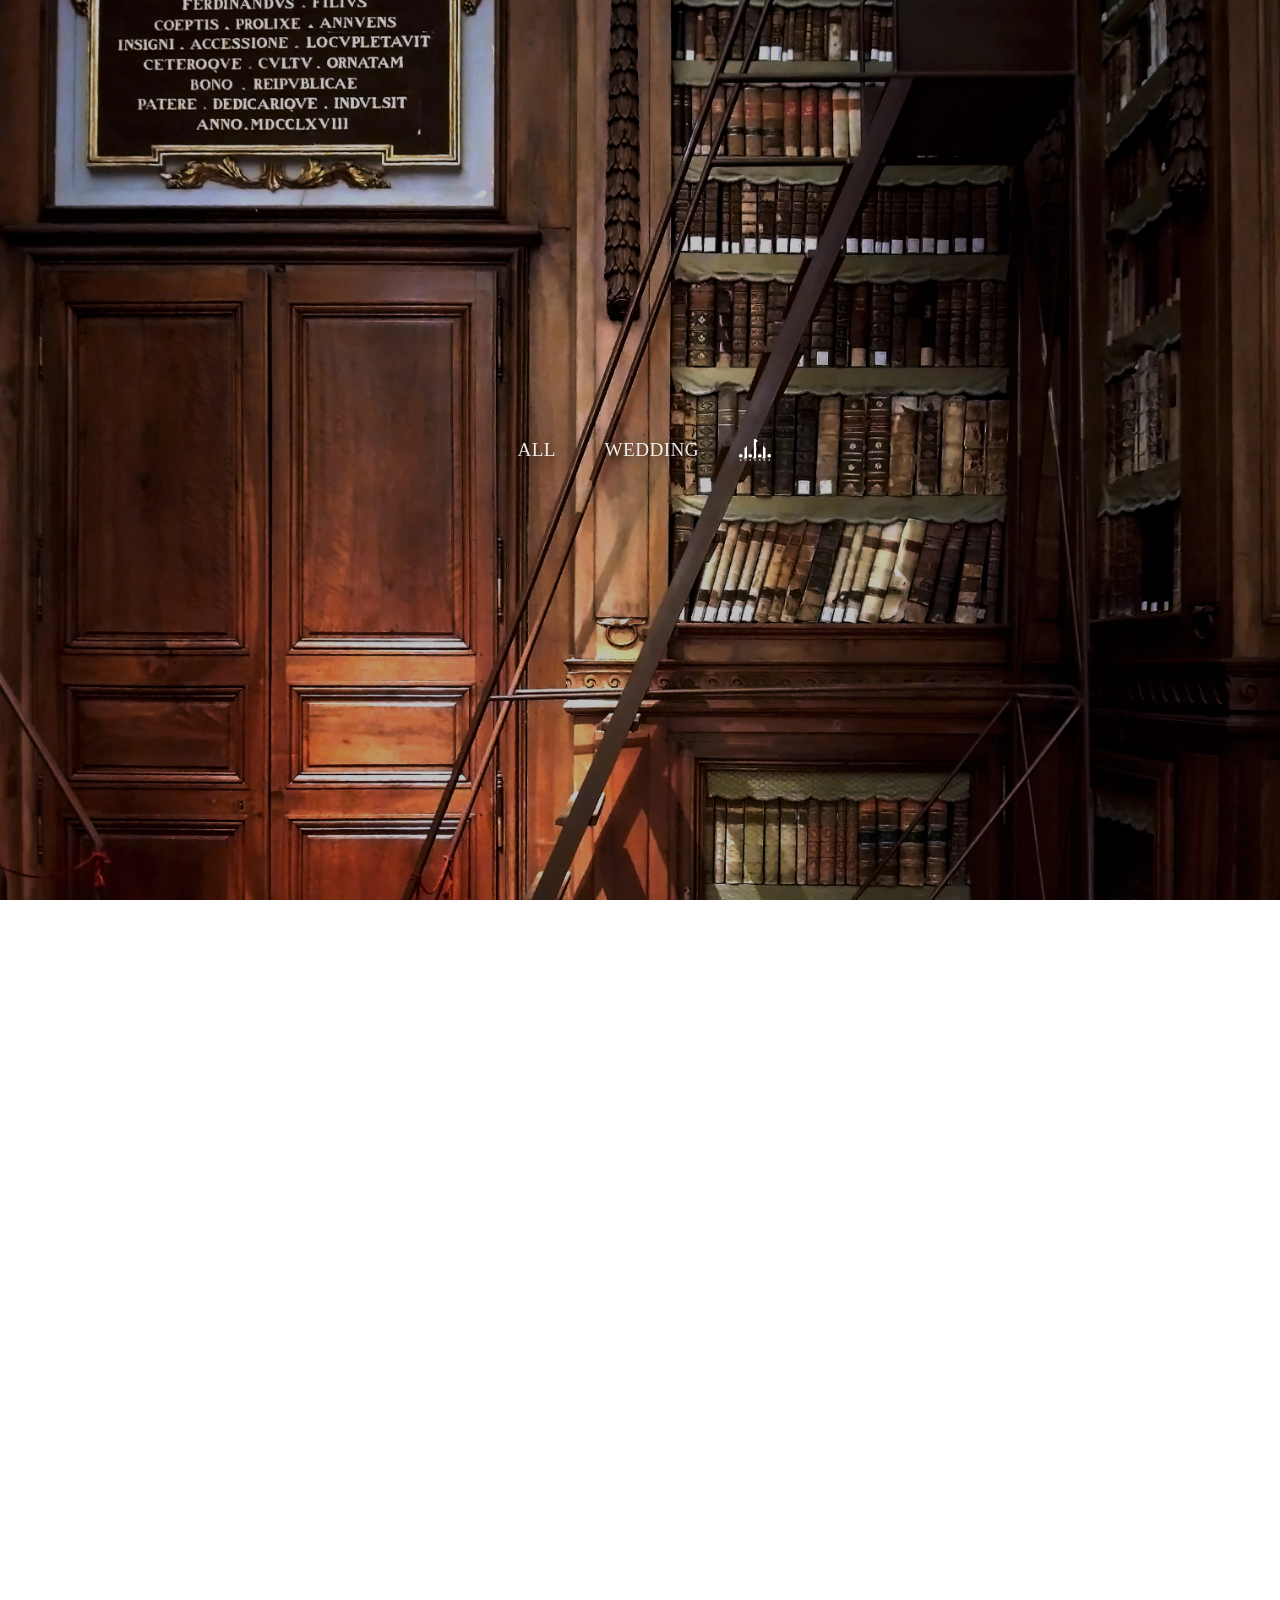
<file: pages/archive.html>
<!DOCTYPE html>
<html lang="en">
<head>
  <meta charset="UTF-8">
  <meta name="viewport" content="width=device-width, initial-scale=1" />
  <title>Archive - Studio AKASAKA</title>
  <link rel="stylesheet" href="../css/style.css">
  <link rel="stylesheet" href="../css/archive.css">
  <link rel="icon" type="image/png" href="/favicon-32.png" sizes="32x32">
  <link rel="apple-touch-icon" href="/apple-touch-icon.png">
</head>
<body>
  <!-- カーテン演出 -->
  <div class="curtain-overlay">
  <div class="curtain-panel left"></div>
  <div class="curtain-panel right"></div>
</div>
  <div class="bg-image"></div>
  <!-- ターゲット型メニュー -->
  <nav class="archive-menu">
  <a href="#" class="menu-item is-default" data-category="all">ALL</a>
  <a href="#" class="menu-item" data-category="wedding">WEDDING</a>  

  <a class="menu-item back-home" href="../index.html" aria-label="Back to Home">
      <img src="../images/home/centerlogo.png" alt="" class="back-icon">
    </a>
</nav>


   <div class="grid-area works-typo" data-content-scroll>

    <div class="grid">
  <!-- img[src="../images/archive/berlin/b0$@10.jpg" alt="oneoff"data-category="oneoff"]* -->
   <!-- img[src="../images/archive/IP/ip0$@10.jpg" alt="oneoff"data-category="oneoff"]*-->
  
     <!-- img[src="../images/archive/other/other0$@10.jpg" alt="oneoff"data-category="oneoff"]*-->
        <!-- img[src="../images/archive/BJ/bj0$@10.jpg" alt="oneoff"data-category="oneoff"]*-->
         <!-- img[src="../images/archive/wedding/wedding0$@10.jpg" alt="wedingrings"data-category="wedding"]*-->

     
        <img src="../images/archive/berlin/b010.jpg" alt="oneoff" data-category="oneoff"><img src="../images/archive/berlin/b011.jpg" alt="oneoff" data-category="oneoff"><img src="../images/archive/berlin/b012.jpg" alt="oneoff" data-category="oneoff"><img src="../images/archive/berlin/b013.jpg" alt="oneoff" data-category="oneoff"><img src="../images/archive/berlin/b014.jpg" alt="oneoff" data-category="oneoff"><img src="../images/archive/berlin/b015.jpg" alt="oneoff" data-category="oneoff"><img src="../images/archive/berlin/b016.jpg" alt="oneoff" data-category="oneoff"><img src="../images/archive/berlin/b017.jpg" alt="oneoff" data-category="oneoff"><img src="../images/archive/berlin/b018.jpg" alt="oneoff" data-category="oneoff"><img src="../images/archive/berlin/b019.jpg" alt="oneoff" data-category="oneoff"><img src="../images/archive/berlin/b020.jpg" alt="oneoff" data-category="oneoff"><img src="../images/archive/berlin/b021.jpg" alt="oneoff" data-category="oneoff"><img src="../images/archive/berlin/b022.jpg" alt="oneoff" data-category="oneoff"><img src="../images/archive/berlin/b023.jpg" alt="oneoff" data-category="oneoff"><img src="../images/archive/berlin/b024.JPG" alt="oneoff" data-category="oneoff"><img src="../images/archive/berlin/b025.JPG" alt="oneoff" data-category="oneoff"><img src="../images/archive/berlin/b026.jpg" alt="oneoff" data-category="oneoff"><img src="../images/archive/berlin/b027.JPG" alt="oneoff" data-category="oneoff"><img src="../images/archive/berlin/b028.jpg" alt="oneoff" data-category="oneoff"><img src="../images/archive/berlin/b029.JPG" alt="oneoff" data-category="oneoff"><img src="../images/archive/berlin/b030.jpg" alt="oneoff" data-category="oneoff"><img src="../images/archive/berlin/b031.JPG" alt="oneoff" data-category="oneoff"><img src="../images/archive/berlin/b032.JPG" alt="oneoff" data-category="oneoff"><img src="../images/archive/berlin/b033.JPG" alt="oneoff" data-category="oneoff"><img src="../images/archive/berlin/b034.jpg" alt="oneoff" data-category="oneoff"><img src="../images/archive/berlin/b035.jpg" alt="oneoff" data-category="oneoff"><img src="../images/archive/berlin/b036.jpg" alt="oneoff" data-category="oneoff"><img src="../images/archive/berlin/b037.jpg" alt="oneoff" data-category="oneoff"><img src="../images/archive/berlin/b038.jpg" alt="oneoff" data-category="oneoff"><img src="../images/archive/berlin/b039.JPG" alt="oneoff" data-category="oneoff"><img src="../images/archive/berlin/b040.JPG" alt="oneoff" data-category="oneoff"><img src="../images/archive/berlin/b041.jpg" alt="oneoff" data-category="oneoff">
     
        <img src="../images/archive/IP/ip010.jpg" alt="oneoff" data-category="oneoff"><img src="../images/archive/IP/ip011.jpg" alt="oneoff" data-category="oneoff"><img src="../images/archive/IP/ip012.JPG" alt="oneoff" data-category="oneoff"><img src="../images/archive/IP/ip013.JPG" alt="oneoff" data-category="oneoff"><img src="../images/archive/IP/ip014.jpg" alt="oneoff" data-category="oneoff"><img src="../images/archive/IP/ip015.jpg" alt="oneoff" data-category="oneoff"><img src="../images/archive/IP/ip016.jpg" alt="oneoff" data-category="oneoff"><img src="../images/archive/IP/ip017.JPG" alt="oneoff" data-category="oneoff"><img src="../images/archive/IP/ip018.jpg" alt="oneoff" data-category="oneoff"><img src="../images/archive/IP/ip019.jpg" alt="oneoff" data-category="oneoff"><img src="../images/archive/IP/ip020.jpg" alt="oneoff" data-category="oneoff"><img src="../images/archive/IP/ip021.JPG" alt="oneoff" data-category="oneoff"><img src="../images/archive/IP/ip022.JPG" alt="oneoff" data-category="oneoff"><img src="../images/archive/IP/ip023.jpg" alt="oneoff" data-category="oneoff"><img src="../images/archive/IP/ip024.jpg" alt="oneoff" data-category="oneoff"><img src="../images/archive/IP/ip025.jpg" alt="oneoff" data-category="oneoff"><img src="../images/archive/IP/ip026.jpg" alt="oneoff" data-category="oneoff"><img src="../images/archive/IP/ip027.jpg" alt="oneoff" data-category="oneoff"><img src="../images/archive/IP/ip028.jpg" alt="oneoff" data-category="oneoff"><img src="../images/archive/IP/ip029.jpg" alt="oneoff" data-category="oneoff"><img src="../images/archive/IP/ip030.jpg" alt="oneoff" data-category="oneoff"><img src="../images/archive/IP/ip031.jpg" alt="oneoff" data-category="oneoff"><img src="../images/archive/IP/ip032.jpg" alt="oneoff" data-category="oneoff"><img src="../images/archive/IP/ip033.jpg" alt="oneoff" data-category="oneoff"><img src="../images/archive/IP/ip034.JPG" alt="oneoff" data-category="oneoff"><img src="../images/archive/IP/ip035.jpg" alt="oneoff" data-category="oneoff"><img src="../images/archive/IP/ip036.jpg" alt="oneoff" data-category="oneoff"><img src="../images/archive/IP/ip037.jpg" alt="oneoff" data-category="oneoff"><img src="../images/archive/IP/ip038.jpg" alt="oneoff" data-category="oneoff">
    
        <img src="../images/archive/other/other010.jpg" alt="oneoff" data-category="oneoff"><img src="../images/archive/other/other011.jpg" alt="oneoff" data-category="oneoff"><img src="../images/archive/other/other012.jpg" alt="oneoff" data-category="oneoff"><img src="../images/archive/other/other013.jpg" alt="oneoff" data-category="oneoff"><img src="../images/archive/other/other014.jpg" alt="oneoff" data-category="oneoff"><img src="../images/archive/other/other015.JPG" alt="oneoff" data-category="oneoff"><img src="../images/archive/other/other016.JPG" alt="oneoff" data-category="oneoff"><img src="../images/archive/other/other017.JPG" alt="oneoff" data-category="oneoff"><img src="../images/archive/other/other018.JPG" alt="oneoff" data-category="oneoff"><img src="../images/archive/other/other019.JPG" alt="oneoff" data-category="oneoff"><img src="../images/archive/other/other020.JPG" alt="oneoff" data-category="oneoff"><img src="../images/archive/other/other021.JPG" alt="oneoff" data-category="oneoff"><img src="../images/archive/other/other022.JPG" alt="oneoff" data-category="oneoff"><img src="../images/archive/other/other023.JPG" alt="oneoff" data-category="oneoff"><img src="../images/archive/other/other024.JPG" alt="oneoff" data-category="oneoff"><img src="../images/archive/other/other025.JPG" alt="oneoff" data-category="oneoff"><img src="../images/archive/other/other026.JPG" alt="oneoff" data-category="oneoff"><img src="../images/archive/other/other027.JPG" alt="oneoff" data-category="oneoff"><img src="../images/archive/other/other028.jpg" alt="oneoff" data-category="oneoff"><img src="../images/archive/other/other029.JPG" alt="oneoff" data-category="oneoff"><img src="../images/archive/other/other030.JPG" alt="oneoff" data-category="oneoff"><img src="../images/archive/other/other031.jpg" alt="oneoff" data-category="oneoff"><img src="../images/archive/other/other032.JPG" alt="oneoff" data-category="oneoff"><img src="../images/archive/other/other033.JPG" alt="oneoff" data-category="oneoff"><img src="../images/archive/other/other034.JPG" alt="oneoff" data-category="oneoff"><img src="../images/archive/other/other035.JPG" alt="oneoff" data-category="oneoff"><img src="../images/archive/other/other036.JPG" alt="oneoff" data-category="oneoff"><img src="../images/archive/other/other037.JPG" alt="oneoff" data-category="oneoff"><img src="../images/archive/other/other038.JPG" alt="oneoff" data-category="oneoff"><img src="../images/archive/other/other039.JPG" alt="oneoff" data-category="oneoff"><img src="../images/archive/other/other040.JPG" alt="oneoff" data-category="oneoff"><img src="../images/archive/other/other041.JPG" alt="oneoff" data-category="oneoff"><img src="../images/archive/other/other042.JPG" alt="oneoff" data-category="oneoff"><img src="../images/archive/other/other043.JPG" alt="oneoff" data-category="oneoff"><img src="../images/archive/other/other044.JPG" alt="oneoff" data-category="oneoff"><img src="../images/archive/other/other045.JPG" alt="oneoff" data-category="oneoff"><img src="../images/archive/other/other046.JPG" alt="oneoff" data-category="oneoff"><img src="../images/archive/other/other047.JPG" alt="oneoff" data-category="oneoff"><img src="../images/archive/other/other048.JPG" alt="oneoff" data-category="oneoff"><img src="../images/archive/other/other049.JPG" alt="oneoff" data-category="oneoff"><img src="../images/archive/other/other050.JPG" alt="oneoff" data-category="oneoff"><img src="../images/archive/other/other051.JPG" alt="oneoff" data-category="oneoff">
    
        <img src="../images/archive/BJ/bj010.JPG" alt="oneoff" data-category="oneoff"><img src="../images/archive/BJ/bj011.JPG" alt="oneoff" data-category="oneoff"><img src="../images/archive/BJ/bj012.JPG" alt="oneoff" data-category="oneoff"><img src="../images/archive/BJ/bj013.JPG" alt="oneoff" data-category="oneoff"><img src="../images/archive/BJ/bj014.JPG" alt="oneoff" data-category="oneoff"><img src="../images/archive/BJ/bj015.JPG" alt="oneoff" data-category="oneoff"><img src="../images/archive/BJ/bj016.JPG" alt="oneoff" data-category="oneoff"><img src="../images/archive/BJ/bj017.JPG" alt="oneoff" data-category="oneoff"><img src="../images/archive/BJ/bj018.JPG" alt="oneoff" data-category="oneoff"><img src="../images/archive/BJ/bj019.JPG" alt="oneoff" data-category="oneoff"><img src="../images/archive/BJ/bj020.JPG" alt="oneoff" data-category="oneoff"><img src="../images/archive/BJ/bj021.JPG" alt="oneoff" data-category="oneoff"><img src="../images/archive/BJ/bj022.JPG" alt="oneoff" data-category="oneoff"><img src="../images/archive/BJ/bj023.JPG" alt="oneoff" data-category="oneoff"><img src="../images/archive/BJ/bj024.JPG" alt="oneoff" data-category="oneoff"><img src="../images/archive/BJ/bj025.JPG" alt="oneoff" data-category="oneoff"><img src="../images/archive/BJ/bj026.JPG" alt="oneoff" data-category="oneoff"><img src="../images/archive/BJ/bj027.JPG" alt="oneoff" data-category="oneoff"><img src="../images/archive/BJ/bj028.JPG" alt="oneoff" data-category="oneoff"><img src="../images/archive/BJ/bj029.JPG" alt="oneoff" data-category="oneoff"><img src="../images/archive/BJ/bj030.JPG" alt="oneoff" data-category="oneoff"><img src="../images/archive/BJ/bj031.JPG" alt="oneoff" data-category="oneoff"><img src="../images/archive/BJ/bj032.JPG" alt="oneoff" data-category="oneoff"><img src="../images/archive/BJ/bj033.JPG" alt="oneoff" data-category="oneoff"><img src="../images/archive/BJ/bj034.JPG" alt="oneoff" data-category="oneoff"><img src="../images/archive/BJ/bj035.JPG" alt="oneoff" data-category="oneoff">
  
        <img src="../images/archive/wedding/wedding010.jpg" alt="wedingrings" data-category="wedding"><img src="../images/archive/wedding/wedding011.jpg" alt="wedingrings" data-category="wedding"><img src="../images/archive/wedding/wedding012.jpg" alt="wedingrings" data-category="wedding"><img src="../images/archive/wedding/wedding013.jpg" alt="wedingrings" data-category="wedding"><img src="../images/archive/wedding/wedding014.jpg" alt="wedingrings" data-category="wedding"><img src="../images/archive/wedding/wedding015.JPG" alt="wedingrings" data-category="wedding"><img src="../images/archive/wedding/wedding016.JPG" alt="wedingrings" data-category="wedding"><img src="../images/archive/wedding/wedding017.JPG" alt="wedingrings" data-category="wedding"><img src="../images/archive/wedding/wedding018.JPG" alt="wedingrings" data-category="wedding"><img src="../images/archive/wedding/wedding019.JPG" alt="wedingrings" data-category="wedding"><img src="../images/archive/wedding/wedding020.JPG" alt="wedingrings" data-category="wedding"><img src="../images/archive/wedding/wedding021.JPG" alt="wedingrings" data-category="wedding"><img src="../images/archive/wedding/wedding022.JPG" alt="wedingrings" data-category="wedding"><img src="../images/archive/wedding/wedding023.JPG" alt="wedingrings" data-category="wedding"><img src="../images/archive/wedding/wedding024.JPG" alt="wedingrings" data-category="wedding"><img src="../images/archive/wedding/wedding025.JPG" alt="wedingrings" data-category="wedding"><img src="../images/archive/wedding/wedding026.JPG" alt="wedingrings" data-category="wedding"><img src="../images/archive/wedding/wedding027.JPG" alt="wedingrings" data-category="wedding"><img src="../images/archive/wedding/wedding028.JPG" alt="wedingrings" data-category="wedding"><img src="../images/archive/wedding/wedding029.jpg" alt="wedingrings" data-category="wedding"><img src="../images/archive/wedding/wedding030.JPG" alt="wedingrings" data-category="wedding"><img src="../images/archive/wedding/wedding031.jpg" alt="wedingrings" data-category="wedding"><img src="../images/archive/wedding/wedding032.JPG" alt="wedingrings" data-category="wedding"><img src="../images/archive/wedding/wedding033.JPG" alt="wedingrings" data-category="wedding"><img src="../images/archive/wedding/wedding034.jpg" alt="wedingrings" data-category="wedding"><img src="../images/archive/wedding/wedding035.jpg" alt="wedingrings" data-category="wedding"><img src="../images/archive/wedding/wedding036.jpg" alt="wedingrings" data-category="wedding"><img src="../images/archive/wedding/wedding037.jpg" alt="wedingrings" data-category="wedding"><img src="../images/archive/wedding/wedding038.JPG" alt="wedingrings" data-category="wedding"><img src="../images/archive/wedding/wedding039.JPG" alt="wedingrings" data-category="wedding"><img src="../images/archive/wedding/wedding040.JPG" alt="wedingrings" data-category="wedding"><img src="../images/archive/wedding/wedding041.JPG" alt="wedingrings" data-category="wedding"><img src="../images/archive/wedding/wedding042.JPG" alt="wedingrings" data-category="wedding"><img src="../images/archive/wedding/wedding043.jpg" alt="wedingrings" data-category="wedding"><img src="../images/archive/wedding/wedding044.jpg" alt="wedingrings" data-category="wedding">
    <!--  <img src="../images/archive/sample3.webp" alt="" data-index="">
  <img src="../images/archive/sample1.webp" alt="" data-category="wedding">
  <img src="../images/archive/sample2.webp" alt="" data-category="art">
  <img src="../images/archive/sample3.webp" alt="" data-category="art">
  <img src="../images/archive/sample4.webp" alt="" data-category="oneoff"> -->
  <p></p>
  <p></p>
<p>Some of the pieces shown in the archive include jewelry I created while I was working in other studios.
If there are any concerns regarding the use of these photographs, please feel free to contact me.</p>
</div>

  <!-- ... -->
    <footer class="site-footer">
  <p class="site-copyright">
    © <span id="year"></span> Studio AKASAKA
  </p>
</footer>

<script>
  // 年号を自動更新（任意）
  document.getElementById('year').textContent = new Date().getFullYear();
</script>
</div>

  </div>
<script src="../js/ui-common.js"></script>
<script src="../js/archive.js"></script>



</body>

</html>
</file>
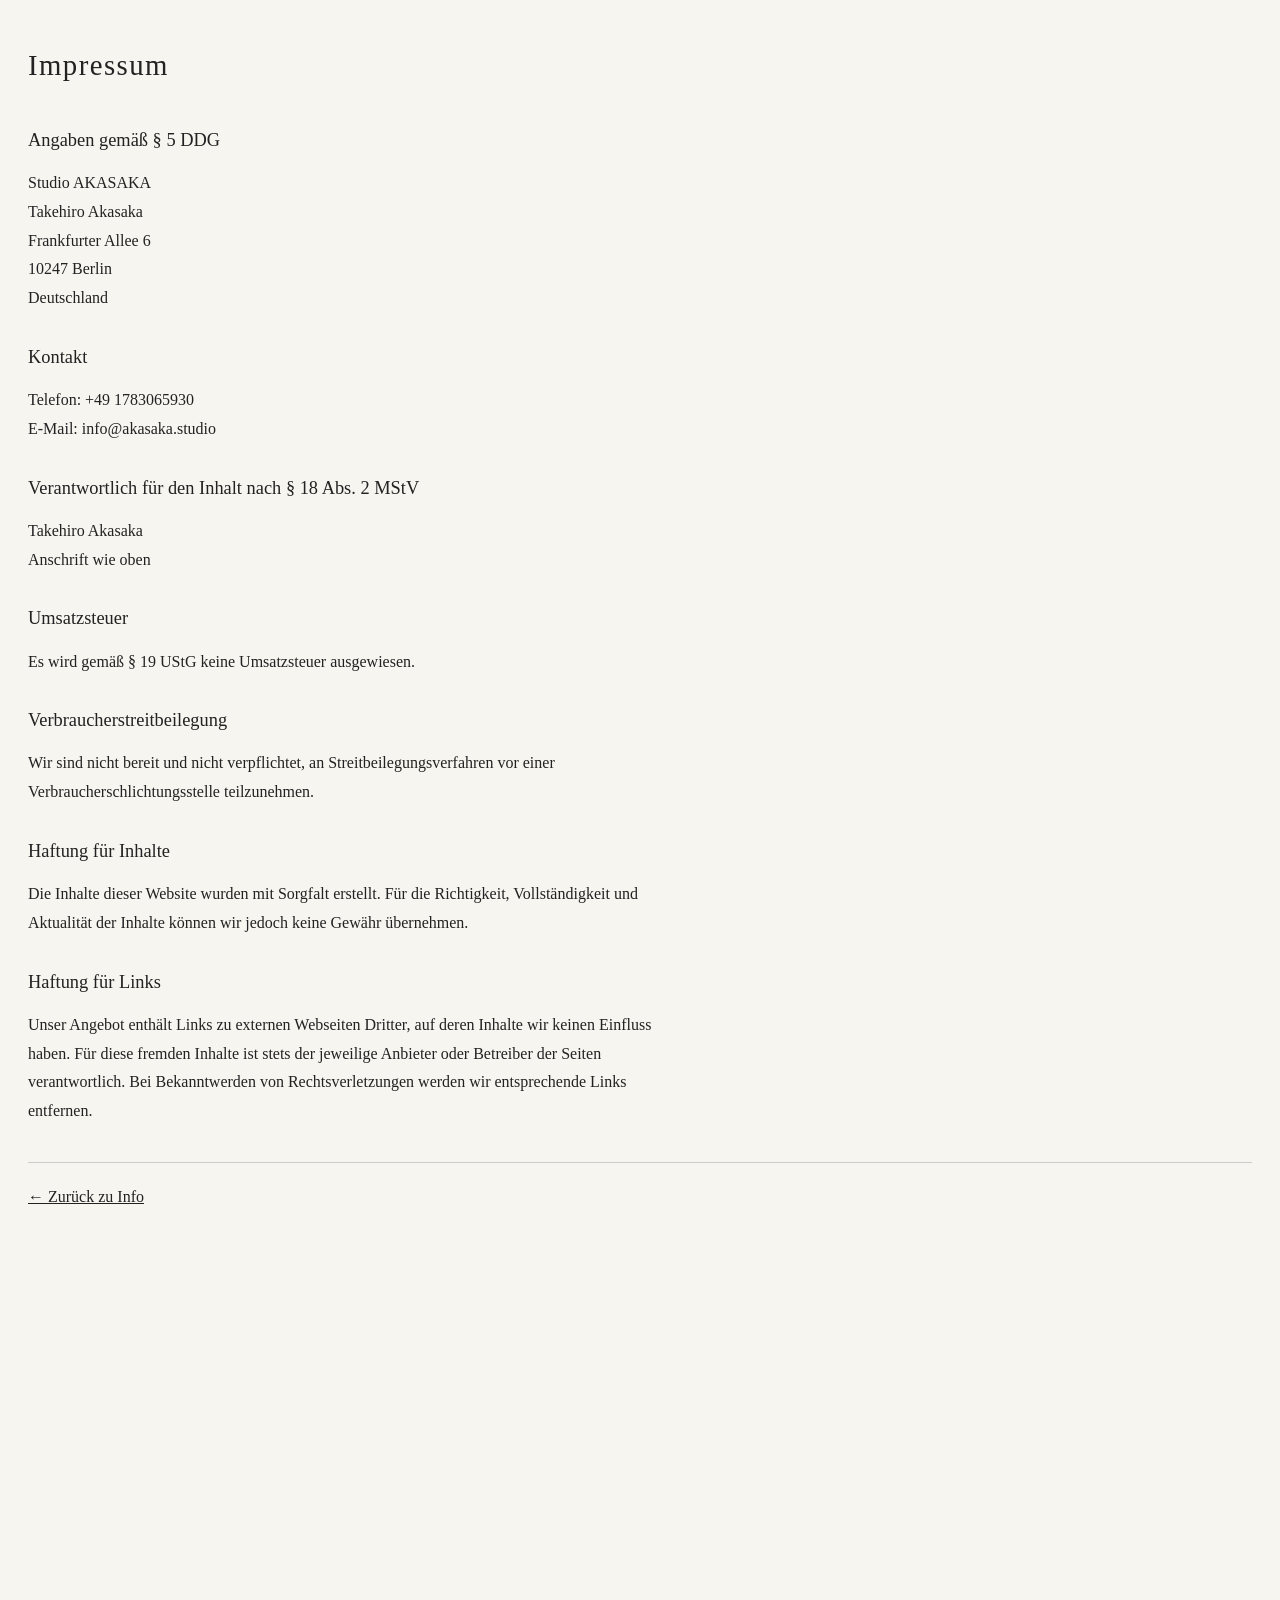
<file: pages/impress.html>
<!DOCTYPE html>
<html lang="de">
<head>
  <meta charset="UTF-8">
  <meta name="viewport" content="width=device-width, initial-scale=1" />
  <title>Impressum - Studio AKASAKA</title>
  <link rel="stylesheet" href="../css/style.css" />
  <link rel="icon" type="image/png" href="/favicon-32.png" sizes="32x32" />
  <link rel="apple-touch-icon" href="/apple-touch-icon.png" />
  <style>
    body { background: #f6f5f0; color: #222; min-height: 100vh; padding: 40px 28px; font-family: Cambria, Times, serif; font-size: 16px; line-height: 1.8; }
    h1 { font-size: 1.8rem; font-weight: 400; margin: 0 0 32px; letter-spacing: .05em; }
    h2 { font-size: 1.15rem; font-weight: 400; margin: 28px 0 12px; }
    p { margin: 0 0 10px; max-width: 660px; }
    section { margin-bottom: 6px; }
    a { color: inherit; }
    hr { border: none; border-top: 1px solid #ccc; margin: 36px 0 20px; }
  </style>
</head>
<body>
  <h1>Impressum</h1>

  <section>
    <h2>Angaben gemäß § 5 DDG</h2>
    <p>
      Studio AKASAKA<br>
      Takehiro Akasaka<br>
      Frankfurter Allee 6 <br>
      10247 Berlin<br>
      Deutschland
    </p>
  </section>

  <section>
    <h2>Kontakt</h2>
    <p>
      Telefon: +49 1783065930<br>
      E-Mail: info@akasaka.studio
    </p>
  </section>

  <section>
    <h2>Verantwortlich für den Inhalt nach § 18 Abs. 2 MStV</h2>
    <p>
      Takehiro Akasaka<br>
      Anschrift wie oben
    </p>
  </section>

  <section>
    <h2>Umsatzsteuer</h2>
    <p>
      Es wird gemäß § 19 UStG keine Umsatzsteuer ausgewiesen.
    </p>
  </section>

  <section>
    <h2>Verbraucherstreitbeilegung</h2>
    <p>
      Wir sind nicht bereit und nicht verpflichtet, an Streitbeilegungsverfahren vor einer Verbraucherschlichtungsstelle teilzunehmen.
    </p>
  </section>

  <section>
    <h2>Haftung für Inhalte</h2>
    <p>
      Die Inhalte dieser Website wurden mit Sorgfalt erstellt. Für die Richtigkeit, Vollständigkeit und Aktualität der Inhalte können wir jedoch keine Gewähr übernehmen.
    </p>
  </section>

  <section>
    <h2>Haftung für Links</h2>
    <p>
      Unser Angebot enthält Links zu externen Webseiten Dritter, auf deren Inhalte wir keinen Einfluss haben.
      Für diese fremden Inhalte ist stets der jeweilige Anbieter oder Betreiber der Seiten verantwortlich.
      Bei Bekanntwerden von Rechtsverletzungen werden wir entsprechende Links entfernen.
    </p>
  </section>

  <hr>
  <a href="./info.html">← Zurück zu Info</a>
</body>
</html>
</file>
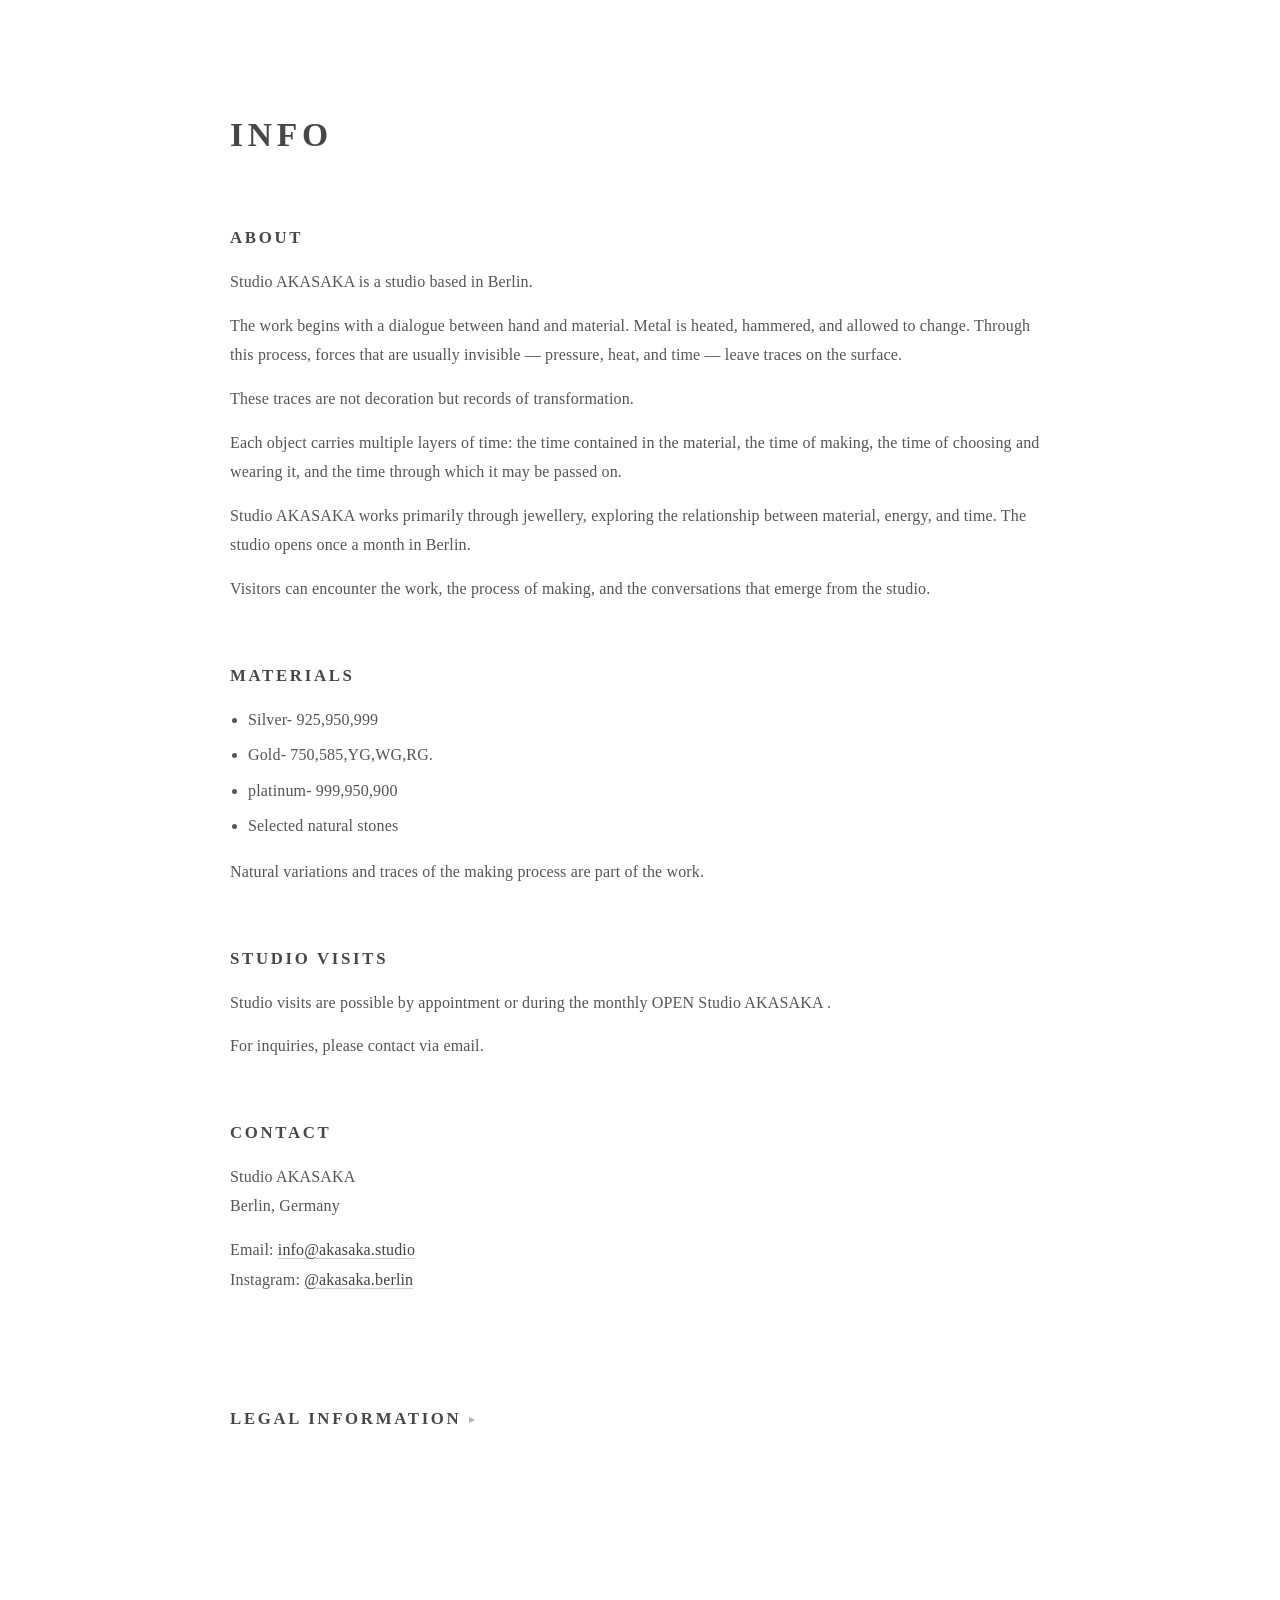
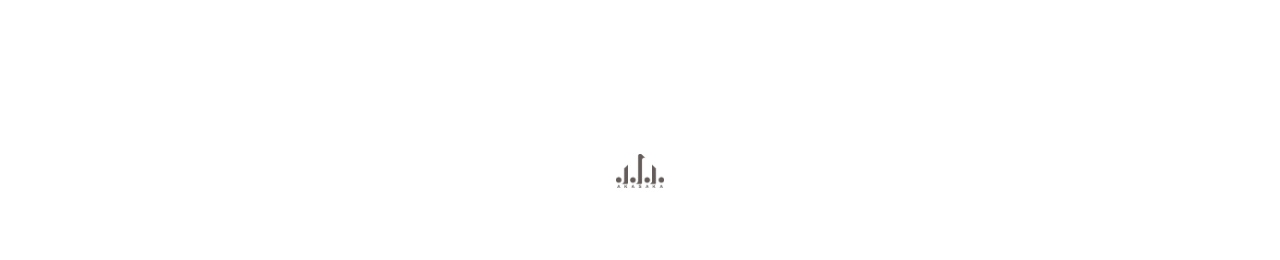
<file: pages/info.html>
<!DOCTYPE html>
<html lang="en">
<head>
  <meta charset="UTF-8">
  <meta name="viewport" content="width=device-width, initial-scale=1" />
  <title>Info - Studio AKASAKA</title>
  <link rel="stylesheet" href="../css/info.css">
  <link rel="icon" type="image/png" href="/favicon-32.png" sizes="32x32">
  <link rel="apple-touch-icon" href="/apple-touch-icon.png">
</head>
<body>
  <section class="info-page" aria-label="Information">
  <h1>INFO</h1>

  <h2>About</h2>
<p>Studio AKASAKA is a studio based in Berlin.</p>
<p>The work begins with a dialogue between hand and material.
Metal is heated, hammered, and allowed to change.
Through this process, forces that are usually invisible — pressure, heat, and time — leave traces on the surface.</p>
<p>These traces are not decoration but records of transformation.</p>
<p>Each object carries multiple layers of time:
the time contained in the material, the time of making,
the time of choosing and wearing it, and the time through which it may be passed on.</p>
<p>Studio AKASAKA works primarily through jewellery,
exploring the relationship between material, energy, and time.
The studio opens once a month in Berlin.</p>
<p>Visitors can encounter the work, the process of making, and the conversations that emerge from the studio.</p>
  

  <h2>Materials</h2>
  <ul>
    <li>Silver- 925,950,999</li>
    <li>Gold- 750,585,YG,WG,RG.</li>
    <li>platinum- 999,950,900</li>
    <li>Selected natural stones</li>
  </ul>
  <p>
    Natural variations and traces of the making process are part of the work.
  </p>

  <h2>Studio Visits</h2>
  <p>
    Studio visits are possible by appointment or during the monthly OPEN Studio AKASAKA .
  </p>
  <p>
    For inquiries, please contact via email.
  </p>

  <h2 id="contact">Contact</h2>
  <p>
    Studio AKASAKA<br>
    Berlin, Germany
  </p>
  <p>
    Email:   <a href="mailto:info@akasaka.studio">
          info@akasaka.studio
        </a><br>
    Instagram: <a href="https://www.instagram.com/akasaka.berlin" target="_blank" rel="noopener"> @akasaka.berlin</a>
  </p>

  <hr>

  <details class="legal-details">
    <summary><h2>Legal Information</h2></summary>

    <h3>Impressum</h3>
    <p>
      Information according to § 5 DDG
    </p>
    <p>
      Studio AKASAKA<br>
      Frankfurter Allee 6<br>
      10247 Berlin<br>
      Germany
    </p>
    <p>
      Email: <a href="mailto:info@akasaka.studio">info@akasaka.studio</a>
    </p>

    <h3>VAT Information</h3>
    <p>
      Small business according to §19 UStG.<br>
      VAT is not shown separately on invoices.
    </p>

    <h3>Consumer Dispute Resolution</h3>
    <p>
      We are neither willing nor obliged to participate in dispute resolution proceedings before a consumer arbitration board.
    </p>

    <h3>Copyright</h3>
    <p>
      All content, images, and designs are © Studio AKASAKA.<br>
      Unauthorized use is prohibited.
    </p>

    <h3>Privacy Policy</h3>
    <p>
      Controller for data processing on this website is Takehiro Akasaka, Studio AKASAKA,
      Frankfurter Allee 6, 10247 Berlin, Germany.
    </p>
    <p>
      When you visit this website, the hosting provider may automatically process technical access data,
      such as IP address, date and time of access, requested file, browser type, operating system, referrer URL,
      and access status. This processing is necessary for the secure and stable provision of the website.
      The legal basis is Art. 6(1)(f) GDPR.
    </p>
    <p>
      If you contact us by email, the personal data you provide will be processed to respond to your inquiry.
      Depending on the content of the inquiry, the legal basis is Art. 6(1)(b) GDPR or Art. 6(1)(f) GDPR.
      The data will be stored only as long as necessary for the correspondence or as required by statutory retention obligations.
    </p>
    <p>
      This website does not use analytics tools, advertising cookies, or newsletter tracking. Links to external services,
      such as Instagram, only lead to the respective external provider when clicked.
    </p>
    <p>
      You have the right to request access, rectification, erasure, restriction of processing, data portability,
      and to object to processing where the legal requirements are met. You also have the right to lodge a complaint
      with a data protection supervisory authority, in particular the Berliner Beauftragte für Datenschutz und Informationsfreiheit.
    </p>
  </details>
</section>

<footer class="info-footer">
  <a href="../index.html" class="home-logo-link" aria-label="Back to Home">
    <img src="../images/home/centerlogoblack.png"
         alt="Studio AKASAKA Home"
         class="infologo">
  </a>
</footer>
 
</body>
</html>
</file>
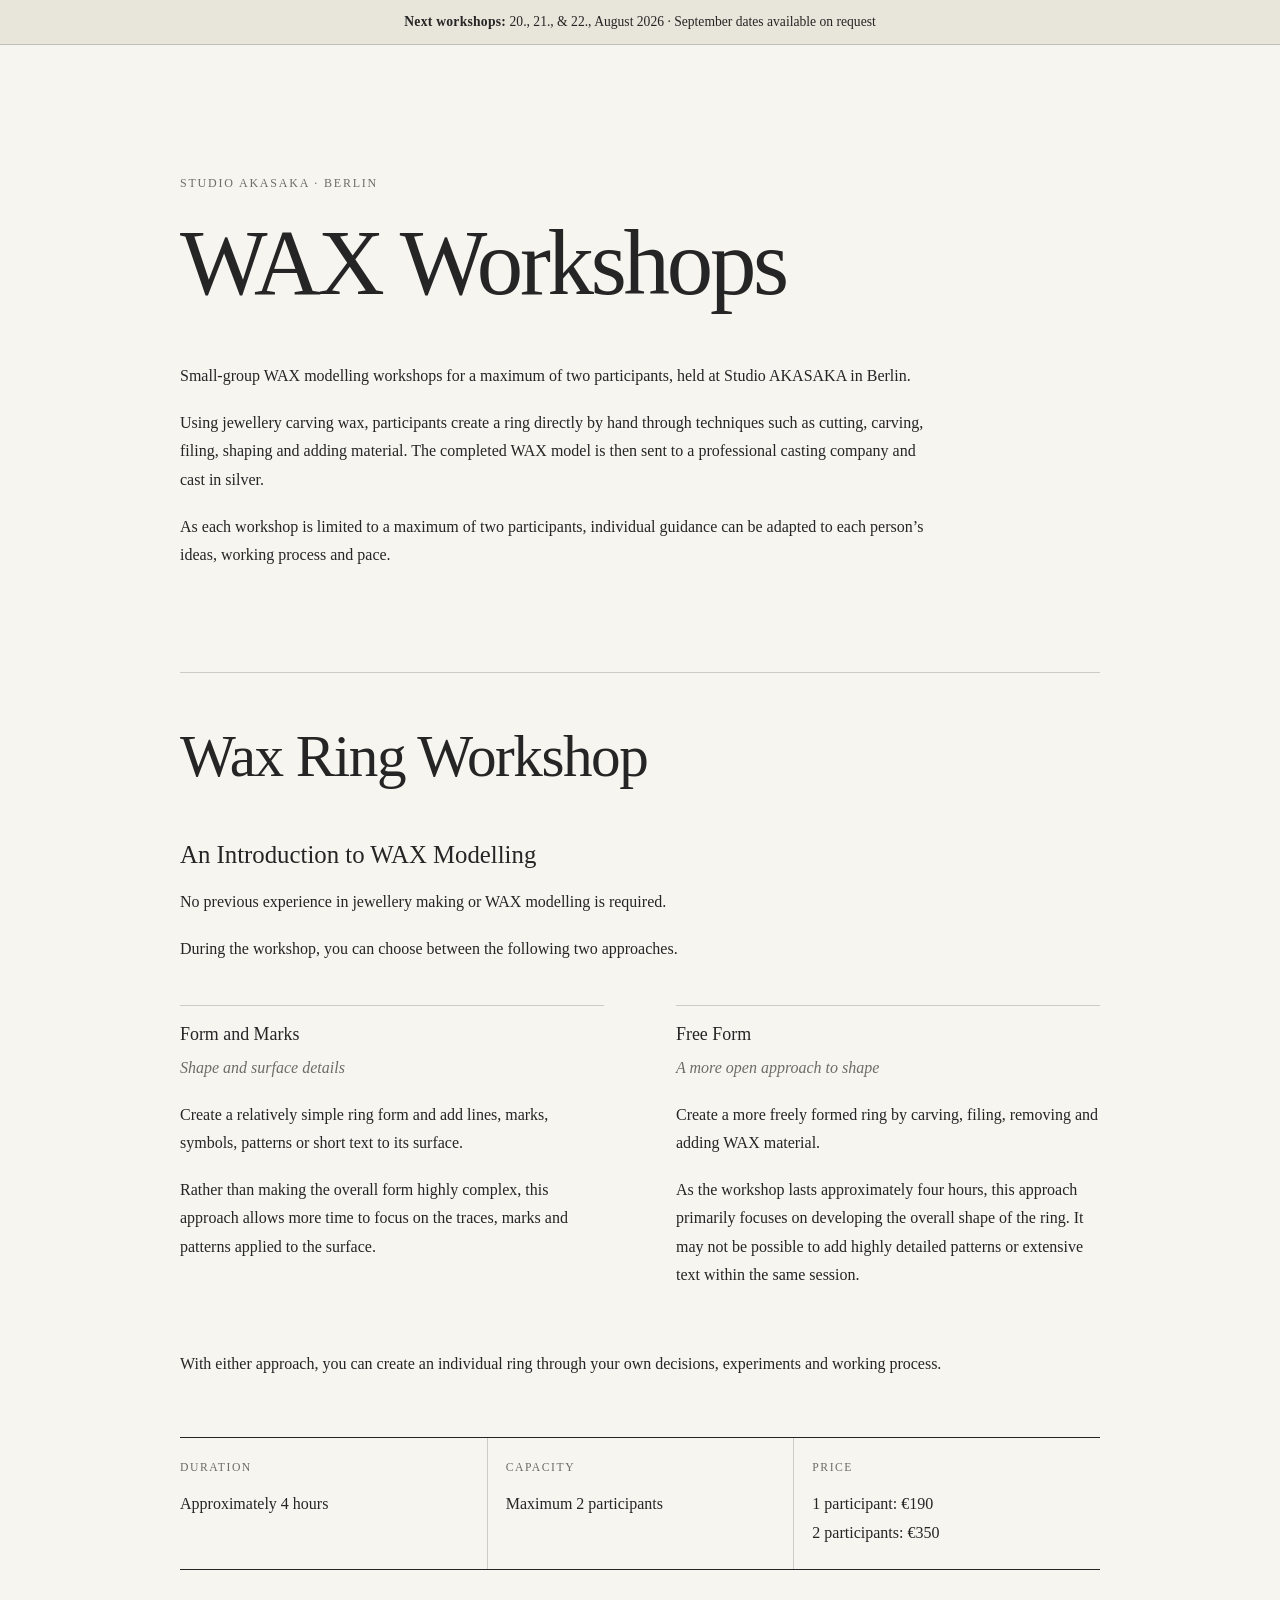
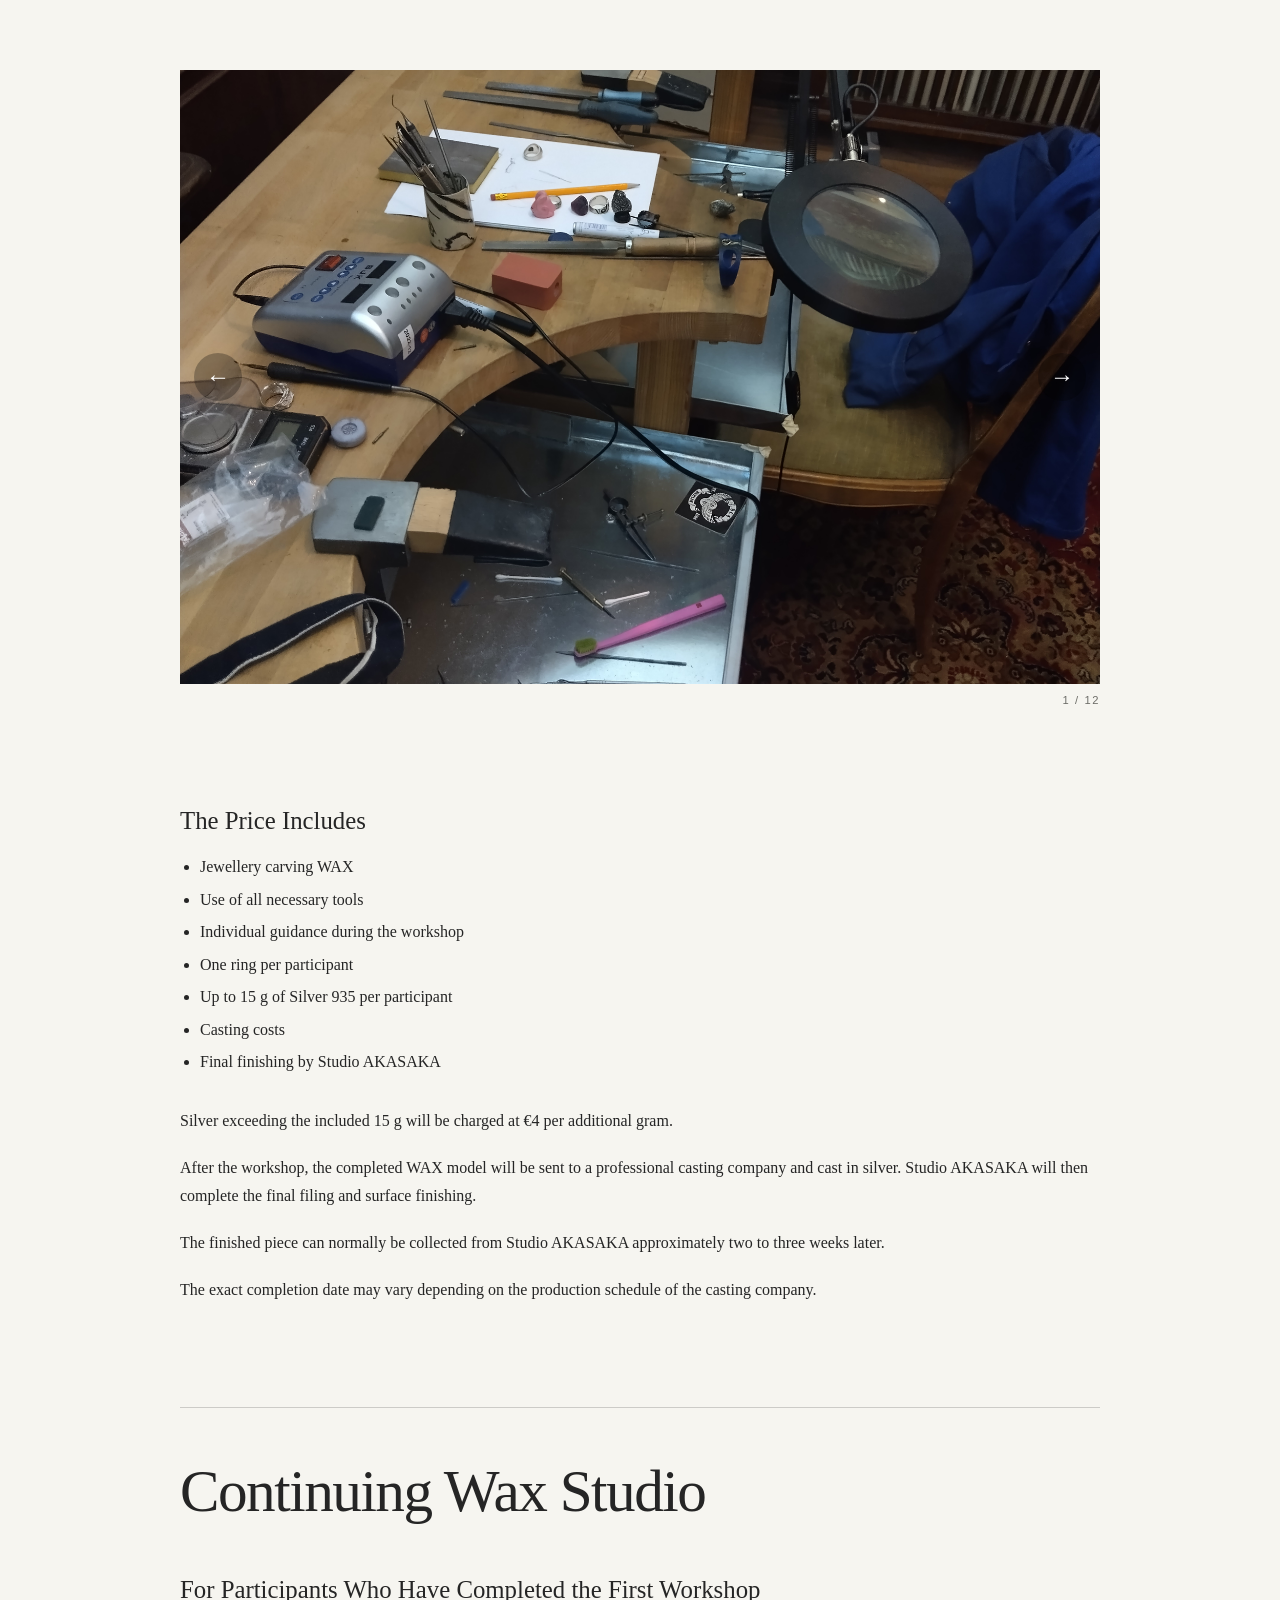
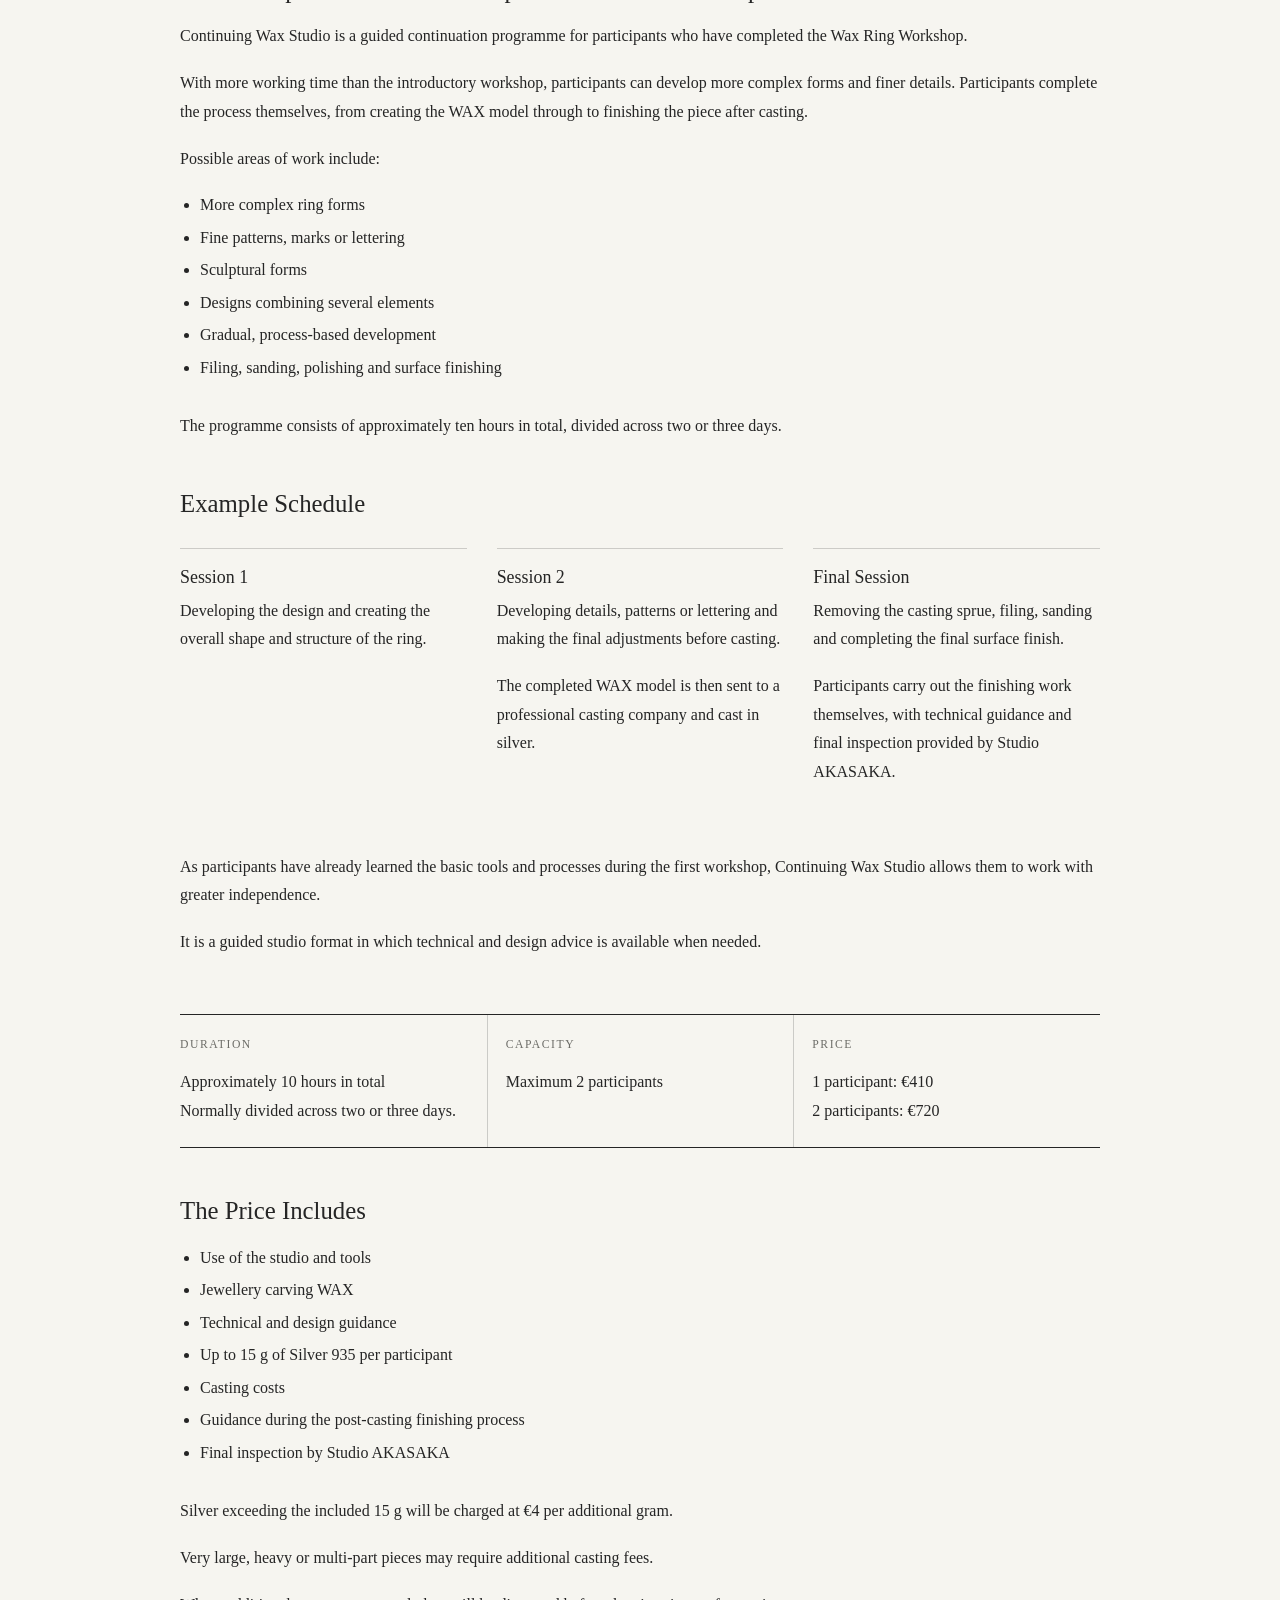
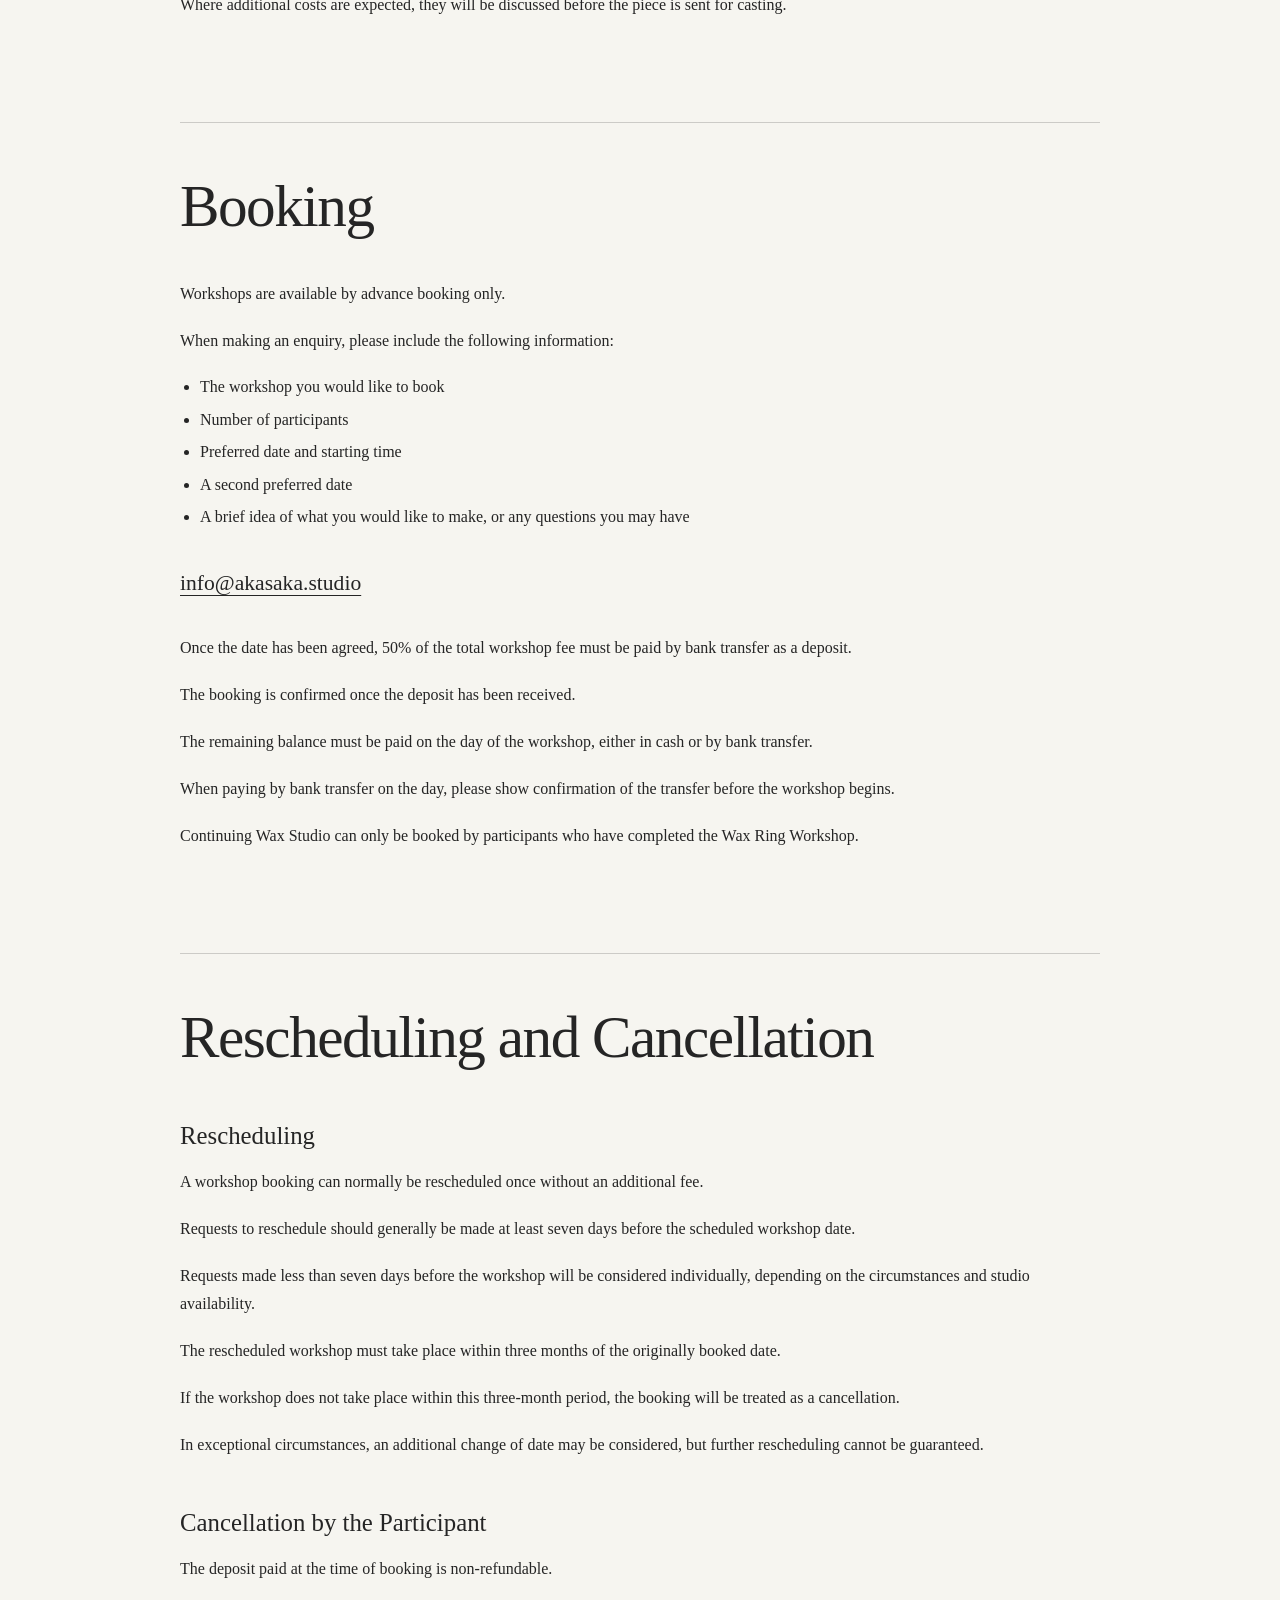
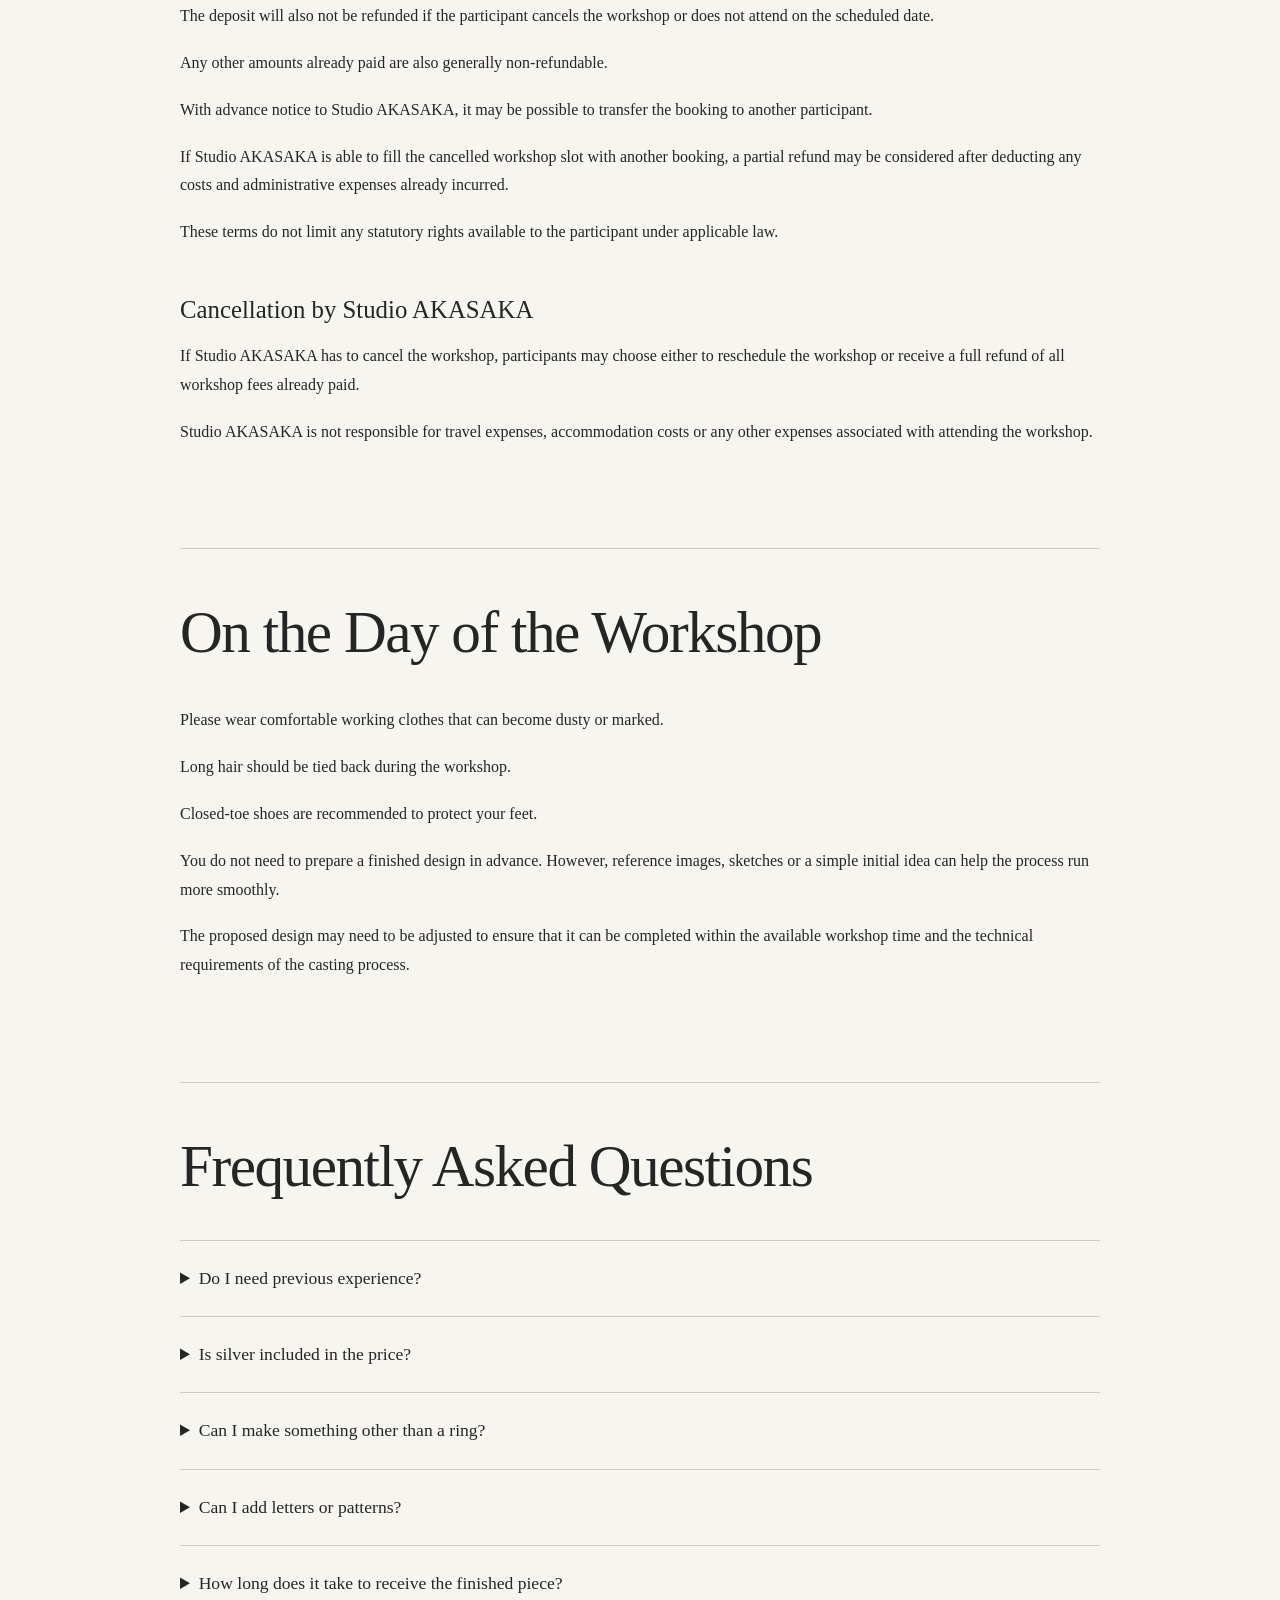
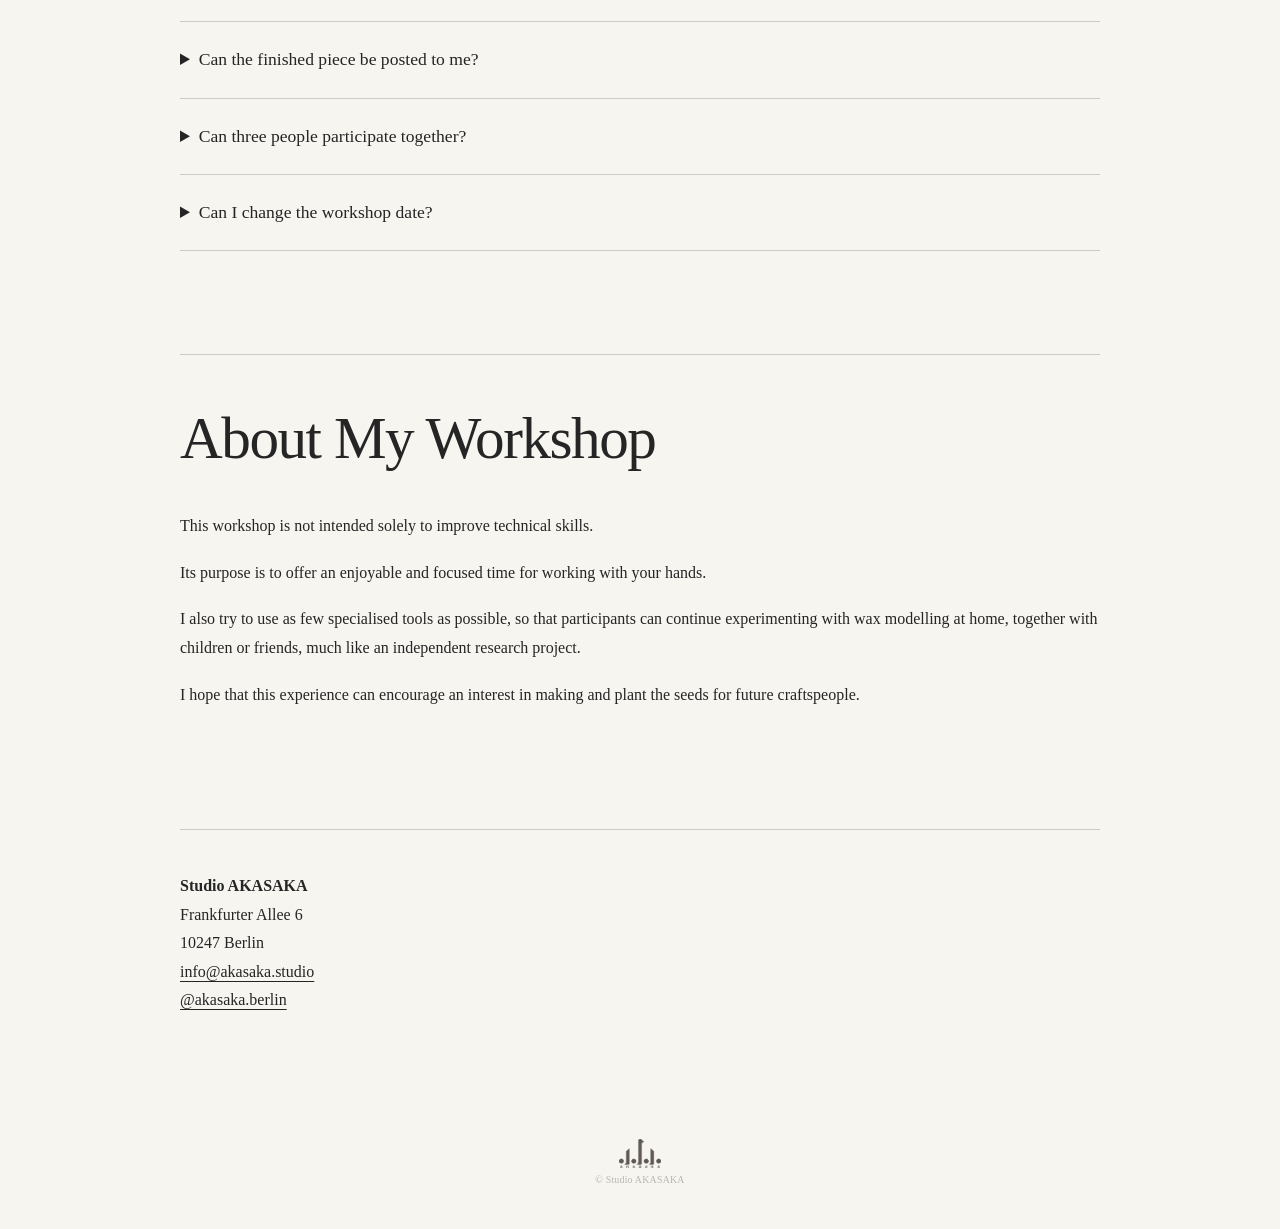
<file: pages/workshop.html>
<!DOCTYPE html>
<html lang="en">
<head>
  <meta charset="UTF-8">
  <meta name="viewport" content="width=device-width, initial-scale=1">
  <meta name="description" content="Small-group WAX modelling workshops at Studio AKASAKA in Berlin.">
  <title>WAX Workshops — Studio AKASAKA</title>
  <link rel="stylesheet" href="../css/style.css">
  <link rel="stylesheet" href="../css/workshop.css">
  <link rel="icon" type="image/png" href="/favicon-32.png" sizes="32x32">
  <link rel="apple-touch-icon" href="/apple-touch-icon.png">
</head>
<body>
  <div class="curtain-overlay" aria-hidden="true">
    <div class="curtain-panel left"></div>
    <div class="curtain-panel right"></div>
  </div>

  <div class="workshop-dates-banner">
    <p><strong>Next workshops:</strong> 20., 21., & 22., August 2026 · September dates available on request</p>
  </div>

  <main class="workshop-page">
    <header class="workshop-intro">
      <p class="eyebrow">Studio AKASAKA · Berlin</p>
      <h1>WAX Workshops</h1>
      <p>Small-group WAX modelling workshops for a maximum of two participants, held at Studio AKASAKA in Berlin.</p>
      <p>Using jewellery carving wax, participants create a ring directly by hand through techniques such as cutting, carving, filing, shaping and adding material. The completed WAX model is then sent to a professional casting company and cast in silver.</p>
      <p>As each workshop is limited to a maximum of two participants, individual guidance can be adapted to each person’s ideas, working process and pace.</p>
    </header>

    <section class="workshop-section workshop-primary" aria-labelledby="wax-ring-title">
      <h2 id="wax-ring-title">Wax Ring Workshop</h2>
      <h3>An Introduction to WAX Modelling</h3>
      <p>No previous experience in jewellery making or WAX modelling is required.</p>
      <p>During the workshop, you can choose between the following two approaches.</p>

      <div class="approach-grid">
        <section>
          <h4>Form and Marks</h4>
          <p class="subheading">Shape and surface details</p>
          <p>Create a relatively simple ring form and add lines, marks, symbols, patterns or short text to its surface.</p>
          <p>Rather than making the overall form highly complex, this approach allows more time to focus on the traces, marks and patterns applied to the surface.</p>
        </section>
        <section>
          <h4>Free Form</h4>
          <p class="subheading">A more open approach to shape</p>
          <p>Create a more freely formed ring by carving, filing, removing and adding WAX material.</p>
          <p>As the workshop lasts approximately four hours, this approach primarily focuses on developing the overall shape of the ring. It may not be possible to add highly detailed patterns or extensive text within the same session.</p>
        </section>
      </div>

      <p>With either approach, you can create an individual ring through your own decisions, experiments and working process.</p>

      <dl class="workshop-facts">
        <div><dt>Duration</dt><dd>Approximately 4 hours</dd></div>
        <div><dt>Capacity</dt><dd>Maximum 2 participants</dd></div>
        <div><dt>Price</dt><dd>1 participant: €190<br>2 participants: €350</dd></div>
      </dl>

      <div class="workshop-carousel" data-carousel aria-label="Wax Ring Workshop photographs">
        <div class="workshop-carousel-viewport">
          <div class="workshop-carousel-track">
            <figure class="workshop-slide">
              <picture>
                <source media="(min-width: 768px)" srcset="../images/workshop/workshop-sample/ws-001_pc.webp">
                <img src="../images/workshop/workshop-sample/ws-001_mobile.webp" alt="Workshop in progress" loading="lazy">
              </picture>
            </figure>
            <figure class="workshop-slide">
              <picture>
                <source media="(min-width: 768px)" srcset="../images/workshop/workshop-sample/ws-002_pc.webp">
                <img src="../images/workshop/workshop-sample/ws-002_mobile.webp" alt="Workshop in progress" loading="lazy">
              </picture>
            </figure>
            <figure class="workshop-slide">
              <picture>
                <source media="(min-width: 768px)" srcset="../images/workshop/workshop-sample/ws-003_pc.webp">
                <img src="../images/workshop/workshop-sample/ws-003_mobile.webp" alt="Workshop in progress" loading="lazy">
              </picture>
            </figure>
            <figure class="workshop-slide">
              <picture>
                <source media="(min-width: 768px)" srcset="../images/workshop/workshop-sample/ws-004_pc.webp">
                <img src="../images/workshop/workshop-sample/ws-004_mobile.webp" alt="Workshop in progress" loading="lazy">
              </picture>
            </figure>
            <figure class="workshop-slide">
              <picture>
                <source media="(min-width: 768px)" srcset="../images/workshop/workshop-sample/ws-005_pc.webp">
                <img src="../images/workshop/workshop-sample/ws-005_mobile.webp" alt="Workshop in progress" loading="lazy">
              </picture>
            </figure>
            <figure class="workshop-slide">
              <picture>
                <source media="(min-width: 768px)" srcset="../images/workshop/workshop-sample/ws-006_pc.webp">
                <img src="../images/workshop/workshop-sample/ws-006_mobile.webp" alt="Workshop in progress" loading="lazy">
              </picture>
            </figure>
            <figure class="workshop-slide">
              <picture>
                <source media="(min-width: 768px)" srcset="../images/workshop/workshop-sample/ws-007_pc.webp">
                <img src="../images/workshop/workshop-sample/ws-007_mobile.webp" alt="Workshop in progress" loading="lazy">
              </picture>
            </figure>
            <figure class="workshop-slide">
              <picture>
                <source media="(min-width: 768px)" srcset="../images/workshop/workshop-sample/ws-008_pc.webp">
                <img src="../images/workshop/workshop-sample/ws-008_mobile.webp" alt="Workshop in progress" loading="lazy">
              </picture>
            </figure>
            <figure class="workshop-slide">
              <picture>
                <source media="(min-width: 768px)" srcset="../images/workshop/workshop-sample/ws-009_pc.webp">
                <img src="../images/workshop/workshop-sample/ws-009_mobile.webp" alt="Workshop in progress" loading="lazy">
              </picture>
            </figure>
            <figure class="workshop-slide">
              <picture>
                <source media="(min-width: 768px)" srcset="../images/workshop/workshop-sample/ws-010_pc.webp">
                <img src="../images/workshop/workshop-sample/ws-010_mobile.webp" alt="Workshop in progress" loading="lazy">
              </picture>
            </figure>
            <figure class="workshop-slide">
              <picture>
                <source media="(min-width: 768px)" srcset="../images/workshop/workshop-sample/ws-011_pc.webp">
                <img src="../images/workshop/workshop-sample/ws-011_mobile.webp" alt="Workshop in progress" loading="lazy">
              </picture>
            </figure>
            <figure class="workshop-slide">
              <picture>
                <source media="(min-width: 768px)" srcset="../images/workshop/workshop-sample/ws-012_pc.webp">
                <img src="../images/workshop/workshop-sample/ws-012_mobile.webp" alt="Workshop in progress" loading="lazy">
              </picture>
            </figure>
          </div>
          <button class="carousel-button carousel-prev" type="button" aria-label="Previous photograph">←</button>
          <button class="carousel-button carousel-next" type="button" aria-label="Next photograph">→</button>
        </div>
        <div class="carousel-status" aria-live="polite"><span data-current>1</span> / <span data-total>12</span></div>
      </div>

      <h3>The Price Includes</h3>
      <ul>
        <li>Jewellery carving WAX</li><li>Use of all necessary tools</li><li>Individual guidance during the workshop</li><li>One ring per participant</li><li>Up to 15 g of Silver 935 per participant</li><li>Casting costs</li><li>Final finishing by Studio AKASAKA</li>
      </ul>
      <p>Silver exceeding the included 15 g will be charged at €4 per additional gram.</p>
      <p>After the workshop, the completed WAX model will be sent to a professional casting company and cast in silver. Studio AKASAKA will then complete the final filing and surface finishing.</p>
      <p>The finished piece can normally be collected from Studio AKASAKA approximately two to three weeks later.</p>
      <p>The exact completion date may vary depending on the production schedule of the casting company.</p>
    </section>

    <section class="workshop-section" aria-labelledby="continuing-title">
      <h2 id="continuing-title">Continuing Wax Studio</h2>
      <h3>For Participants Who Have Completed the First Workshop</h3>
      <p>Continuing Wax Studio is a guided continuation programme for participants who have completed the Wax Ring Workshop.</p>
      <p>With more working time than the introductory workshop, participants can develop more complex forms and finer details. Participants complete the process themselves, from creating the WAX model through to finishing the piece after casting.</p>
      <p>Possible areas of work include:</p>
      <ul><li>More complex ring forms</li><li>Fine patterns, marks or lettering</li><li>Sculptural forms</li><li>Designs combining several elements</li><li>Gradual, process-based development</li><li>Filing, sanding, polishing and surface finishing</li></ul>
      <p>The programme consists of approximately ten hours in total, divided across two or three days.</p>
      <h3>Example Schedule</h3>
      <div class="schedule">
        <section><h4>Session 1</h4><p>Developing the design and creating the overall shape and structure of the ring.</p></section>
        <section><h4>Session 2</h4><p>Developing details, patterns or lettering and making the final adjustments before casting.</p><p>The completed WAX model is then sent to a professional casting company and cast in silver.</p></section>
        <section><h4>Final Session</h4><p>Removing the casting sprue, filing, sanding and completing the final surface finish.</p><p>Participants carry out the finishing work themselves, with technical guidance and final inspection provided by Studio AKASAKA.</p></section>
      </div>
      <p>As participants have already learned the basic tools and processes during the first workshop, Continuing Wax Studio allows them to work with greater independence.</p>
      <p>It is a guided studio format in which technical and design advice is available when needed.</p>
      <dl class="workshop-facts">
        <div><dt>Duration</dt><dd>Approximately 10 hours in total<br>Normally divided across two or three days.</dd></div>
        <div><dt>Capacity</dt><dd>Maximum 2 participants</dd></div>
        <div><dt>Price</dt><dd>1 participant: €410<br>2 participants: €720</dd></div>
      </dl>
      <h3>The Price Includes</h3>
      <ul><li>Use of the studio and tools</li><li>Jewellery carving WAX</li><li>Technical and design guidance</li><li>Up to 15 g of Silver 935 per participant</li><li>Casting costs</li><li>Guidance during the post-casting finishing process</li><li>Final inspection by Studio AKASAKA</li></ul>
      <p>Silver exceeding the included 15 g will be charged at €4 per additional gram.</p>
      <p>Very large, heavy or multi-part pieces may require additional casting fees.</p>
      <p>Where additional costs are expected, they will be discussed before the piece is sent for casting.</p>
    </section>

    <section class="workshop-section" aria-labelledby="booking-title">
      <h2 id="booking-title">Booking</h2>
      <p>Workshops are available by advance booking only.</p>
      <p>When making an enquiry, please include the following information:</p>
      <ul><li>The workshop you would like to book</li><li>Number of participants</li><li>Preferred date and starting time</li><li>A second preferred date</li><li>A brief idea of what you would like to make, or any questions you may have</li></ul>
      <p class="booking-email"><a href="mailto:info@akasaka.studio">info@akasaka.studio</a></p>
      <p>Once the date has been agreed, 50% of the total workshop fee must be paid by bank transfer as a deposit.</p>
      <p>The booking is confirmed once the deposit has been received.</p>
      <p>The remaining balance must be paid on the day of the workshop, either in cash or by bank transfer.</p>
      <p>When paying by bank transfer on the day, please show confirmation of the transfer before the workshop begins.</p>
      <p>Continuing Wax Studio can only be booked by participants who have completed the Wax Ring Workshop.</p>
    </section>

    <section class="workshop-section" aria-labelledby="terms-title">
      <h2 id="terms-title">Rescheduling and Cancellation</h2>
      <h3>Rescheduling</h3>
      <p>A workshop booking can normally be rescheduled once without an additional fee.</p>
      <p>Requests to reschedule should generally be made at least seven days before the scheduled workshop date.</p>
      <p>Requests made less than seven days before the workshop will be considered individually, depending on the circumstances and studio availability.</p>
      <p>The rescheduled workshop must take place within three months of the originally booked date.</p>
      <p>If the workshop does not take place within this three-month period, the booking will be treated as a cancellation.</p>
      <p>In exceptional circumstances, an additional change of date may be considered, but further rescheduling cannot be guaranteed.</p>
      <h3>Cancellation by the Participant</h3>
      <p>The deposit paid at the time of booking is non-refundable.</p>
      <p>The deposit will also not be refunded if the participant cancels the workshop or does not attend on the scheduled date.</p>
      <p>Any other amounts already paid are also generally non-refundable.</p>
      <p>With advance notice to Studio AKASAKA, it may be possible to transfer the booking to another participant.</p>
      <p>If Studio AKASAKA is able to fill the cancelled workshop slot with another booking, a partial refund may be considered after deducting any costs and administrative expenses already incurred.</p>
      <p>These terms do not limit any statutory rights available to the participant under applicable law.</p>
      <h3>Cancellation by Studio AKASAKA</h3>
      <p>If Studio AKASAKA has to cancel the workshop, participants may choose either to reschedule the workshop or receive a full refund of all workshop fees already paid.</p>
      <p>Studio AKASAKA is not responsible for travel expenses, accommodation costs or any other expenses associated with attending the workshop.</p>
    </section>

    <section class="workshop-section" aria-labelledby="day-title">
      <h2 id="day-title">On the Day of the Workshop</h2>
      <p>Please wear comfortable working clothes that can become dusty or marked.</p>
      <p>Long hair should be tied back during the workshop.</p>
      <p>Closed-toe shoes are recommended to protect your feet.</p>
      <p>You do not need to prepare a finished design in advance. However, reference images, sketches or a simple initial idea can help the process run more smoothly.</p>
      <p>The proposed design may need to be adjusted to ensure that it can be completed within the available workshop time and the technical requirements of the casting process.</p>
    </section>

    <section class="workshop-section faq" aria-labelledby="faq-title">
      <h2 id="faq-title">Frequently Asked Questions</h2>
      <details><summary>Do I need previous experience?</summary><p>No previous experience is required for the Wax Ring Workshop.</p><p>Continuing Wax Studio is available only to participants who have completed the introductory Wax Ring Workshop.</p></details>
      <details><summary>Is silver included in the price?</summary><p>Yes. Up to 15 g of Silver 935 is included per participant.</p><p>Silver exceeding 15 g will be charged at €4 per additional gram.</p></details>
      <details><summary>Can I make something other than a ring?</summary><p>The introductory Wax Ring Workshop is generally limited to one ring per participant.</p><p>Other types of jewellery or more complex pieces may be possible in Continuing Wax Studio following prior discussion.</p></details>
      <details><summary>Can I add letters or patterns?</summary><p>Yes.</p><p>During the introductory workshop, you can choose either to create a simpler ring form with lettering, marks or patterns, or to focus on developing a more freely shaped ring.</p><p>Continuing Wax Studio is more suitable for projects that combine a complex form with detailed lettering or surface patterns.</p></details>
      <details><summary>How long does it take to receive the finished piece?</summary><p>The finished piece is normally ready approximately two to three weeks after the WAX model has been completed.</p><p>The exact completion date may vary depending on the production schedule of the casting company.</p></details>
      <details><summary>Can the finished piece be posted to me?</summary><p>Finished pieces are generally collected directly from Studio AKASAKA.</p></details>
      <details><summary>Can three people participate together?</summary><p>No. The maximum number of participants is two.</p></details>
      <details><summary>Can I change the workshop date?</summary><p>A booking can normally be rescheduled once without an additional fee.</p><p>Please contact Studio AKASAKA at least seven days before the scheduled workshop date whenever possible.</p><p>The rescheduled workshop must take place within three months of the original booking date.</p></details>
    </section>

    <section class="workshop-section about-workshop" aria-labelledby="about-title">
      <h2 id="about-title">About My Workshop</h2>
      <p>This workshop is not intended solely to improve technical skills.</p>
      <p>Its purpose is to offer an enjoyable and focused time for working with your hands.</p>
      <p>I also try to use as few specialised tools as possible, so that participants can continue experimenting with wax modelling at home, together with children or friends, much like an independent research project.</p>
      <p>I hope that this experience can encourage an interest in making and plant the seeds for future craftspeople.</p>
    </section>

    <address class="studio-address">
      <strong>Studio AKASAKA</strong><br>
      Frankfurter Allee 6<br>
      10247 Berlin<br>
      <a href="mailto:info@akasaka.studio">info@akasaka.studio</a><br>
      <a href="https://www.instagram.com/akasaka.berlin/" target="_blank" rel="noopener">@akasaka.berlin</a>
    </address>
  </main>

<footer class="workshop-footer">
  <a
    href="../index.html"
    class="home-logo-link"
    aria-label="Back to Studio AKASAKA home page"
  >
    <img
      src="../images/home/centerlogoblack.png"
      alt="Studio AKASAKA"
      class="home-logo"
    >
  </a>
  <p class="workshop-copyright">&copy; Studio AKASAKA</p>
</footer>
  <script src="../js/ui-common.js"></script>
  <script src="../js/workshop.js"></script>
</body>
</html>
</file>
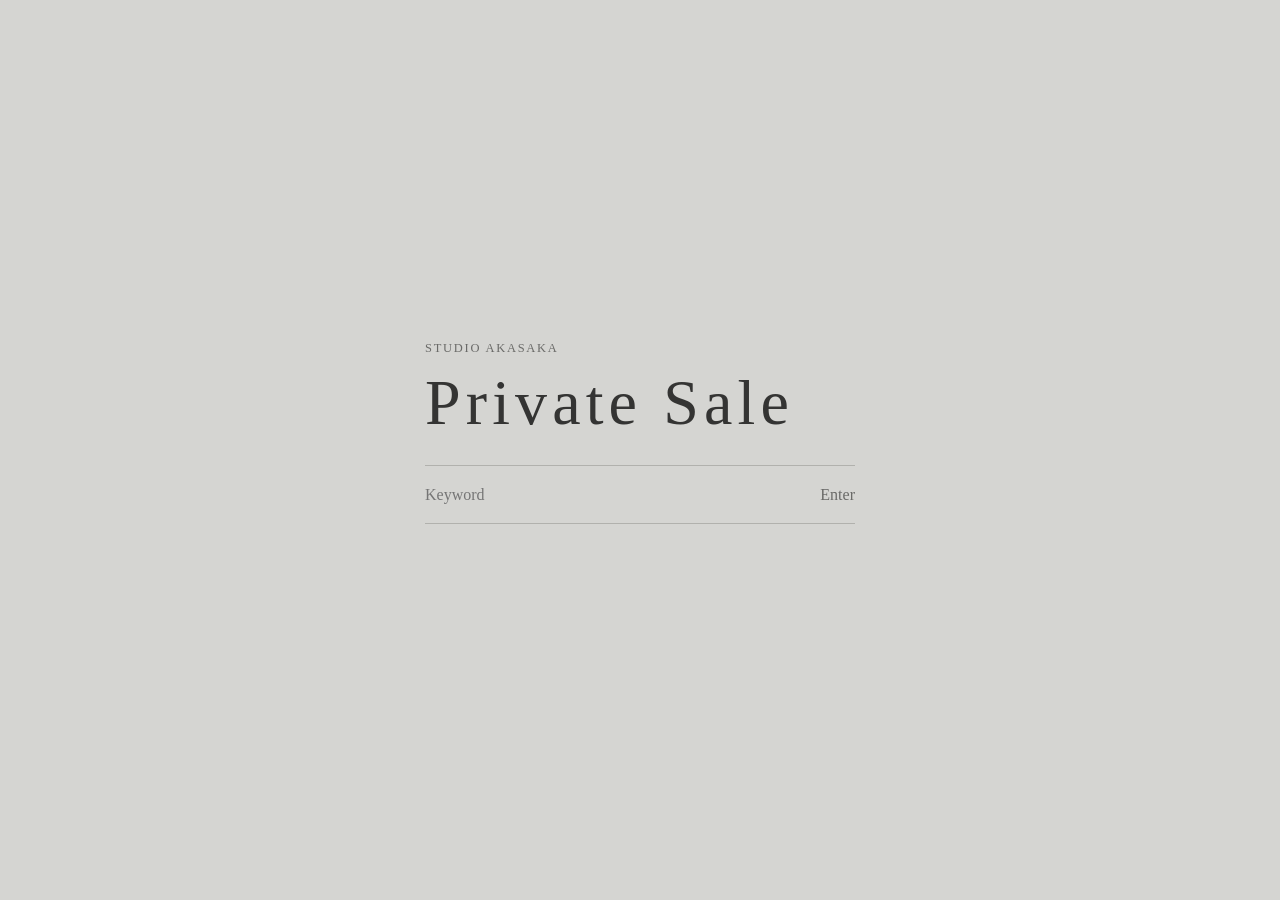
<file: pages/secret/secret1.html>
<!DOCTYPE html>
<html lang="en">
<head>
  <meta charset="UTF-8" />
  <meta name="viewport" content="width=device-width, initial-scale=1" />
  <meta name="robots" content="noindex, nofollow, noarchive, nosnippet" />
  <meta name="googlebot" content="noindex, nofollow, noarchive, nosnippet" />
  <title>Private Sale — Studio AKASAKA</title>
  <link rel="stylesheet" href="../../css/secret.css" />
  <link rel="icon" type="image/png" href="/favicon-32.png" sizes="32x32" />
  <link rel="apple-touch-icon" href="/apple-touch-icon.png" />
</head>
<body>
  <section class="secret-gate" data-secret-gate>
    <form class="secret-gate__form" data-secret-form>
      <p class="eyebrow">Studio AKASAKA</p>
      <h1>Private Sale</h1>
      <label class="visually-hidden" for="secret-keyword">Keyword</label>
      <div class="secret-gate__controls">
        <input id="secret-keyword" data-secret-input type="password" inputmode="numeric" placeholder="Keyword" autocomplete="off" />
        <button type="submit">Enter</button>
      </div>
      <p class="secret-gate__message" data-secret-message aria-live="polite"></p>
    </form>
  </section>

  <main class="secret-page is-hidden" data-secret-page>
    <header class="sale-header section-block">
      <p class="eyebrow">Studio AKASAKA · Limited Release</p>
      <h1 data-sale-title>Private Sale</h1>
      <p class="sale-subtitle" data-sale-subtitle></p>
      <p class="sale-period" data-sale-period></p>
    </header>

    <section class="purchase-info section-block">
      <h2>How to Purchase</h2>

      <div class="purchase-info__grid">

      <div class="purchase-info__chart">

      <ol class="purchase-flow__steps">
        <li class="flow-step">
          <span class="flow-step__number" aria-hidden="true">1</span>
          <div class="flow-step__text">
            <strong class="flow-step__label">Choose</strong>
            <span class="flow-step__desc">Note the product number</span>
          </div>
        </li>
        <li class="flow-step">
          <span class="flow-step__number" aria-hidden="true">2</span>
          <div class="flow-step__text">
            <strong class="flow-step__label">Contact</strong>
            <span class="flow-step__desc">Email or Instagram DM</span>
          </div>
        </li>
        <li class="flow-step">
          <span class="flow-step__number" aria-hidden="true">3</span>
          <div class="flow-step__text">
            <strong class="flow-step__label">Confirm</strong>
            <span class="flow-step__desc">Availability &amp; price</span>
          </div>
        </li>
        <li class="flow-step">
          <span class="flow-step__number" aria-hidden="true">4</span>
          <div class="flow-step__text">
            <strong class="flow-step__label">Pay</strong>
            <span class="flow-step__desc">Bank transfer or Stripe</span>
          </div>
        </li>
        <li class="flow-step">
          <span class="flow-step__number" aria-hidden="true">5</span>
          <div class="flow-step__text">
            <strong class="flow-step__label">Receive</strong>
            <span class="flow-step__desc">Studio collection or shipping</span>
          </div>
        </li>
      </ol>

      <address class="studio-address">
        <strong>Studio AKASAKA</strong><br>
        Frankfurter Allee 6 · 10247 Berlin
      </address>
      </div>

      <div class="purchase-info__body">
        <p>
          If you would like to purchase a piece, please contact Studio AKASAKA by email or Instagram direct message,
          stating the product number of the work you are interested in.
        </p>
        <p>We will check its availability and get back to you.</p>
        <p>
          For those who are able to collect the piece directly from Studio AKASAKA in Berlin,
          we would be pleased to meet you in person and hand the work to you.
          Shipping is also available for those living farther away.
        </p>
        <p>
          If you require shipping, please provide your delivery address before making payment.
          We will confirm the shipping cost and send you the total amount, including the price of the piece, by email.
        </p>
        <p>
          Payment is generally made in cash or by bank transfer.
          If you prefer to pay by credit card, we can send you a secure Stripe payment link.
        </p>
        <p>
          You are also welcome to contact us if you would like to see the piece in person before purchasing.
          Visits to the studio are by appointment, so please let us know a few dates and times that would be convenient for you.
        </p>
      </div>
      </div>
      <address class="contact-panel">
        <div>
          <span class="contact-label">Email</span>
          <a data-contact-email href="mailto:info@akasaka.studio">info@akasaka.studio</a>
        </div>
        <div>
          <span class="contact-label">Instagram</span>
          <a data-contact-instagram href="https://www.instagram.com/akasaka.berlin/" target="_blank" rel="noopener">@akasaka.berlin</a>
        </div>
      </address>
    </section>

    <section class="product-list" aria-label="Available works">
      <article class="product" data-product="001">
        <header class="product__heading">
          <p class="product__number">Product 001</p>
          <h2>ERDE Ring</h2>
        </header>

        <div class="product__gallery" data-gallery>
          <div class="product__track" data-gallery-track>
            <picture>
              <source media="(min-width: 768px)" srcset="../../images/products/erde/erde_carousel/erde_carousel015.jpg" />
              <img src="../../images/products/erde/erde_carousel/erde_carousel015.jpg" alt="ERDE Ring, view 1" />
            </picture>
            <picture>
              <source media="(min-width: 768px)" srcset="../../images/products/erde/erde_carousel/erde_carousel014.jpg" />
              <img src="../../images/products/erde/erde_carousel/erde_carousel014.jpg" alt="ERDE Ring, view 2" />
            </picture>
            <picture>
              <source media="(min-width: 768px)" srcset="../../images/products/erde/erde_carousel/erde_carousel013.jpg" />
              <img src="../../images/products/erde/erde_carousel/erde_carousel013.jpg" alt="ERDE Ring, view 3" />
            </picture>
          </div>
          <button class="gallery-button gallery-button--prev" type="button" data-gallery-prev aria-label="Previous image">←</button>
          <button class="gallery-button gallery-button--next" type="button" data-gallery-next aria-label="Next image">→</button>
          <p class="gallery-count" data-gallery-count>1 / 3</p>
        </div>

        <div class="product__information">
          <dl class="product__meta">
            <div><dt>Price</dt><dd>----</dd></div>
            <div><dt>Material</dt><dd>Silver 925</dd></div>
            <div><dt>Size</dt><dd>EU 55</dd></div>
            <div><dt>Status</dt><dd>Available</dd></div>
          </dl>
          <a class="purchase-button" data-purchase-link href="mailto:info@akasaka.studio?subject=Purchase%20enquiry%20%E2%80%94%20Product%20001">Purchase enquiry</a>
          <p class="product__email">Email: <a href="mailto:info@akasaka.studio">info@akasaka.studio</a></p>
        </div>
      </article>

      <article class="product" data-product="002">
        <header class="product__heading">
          <p class="product__number">Product 002</p>
          <h2>AINU Ring</h2>
        </header>

        <div class="product__gallery" data-gallery>
          <div class="product__track" data-gallery-track>
            <picture>
              <source media="(min-width: 768px)" srcset="../../images/products/ainu/ainu_carousel/ainu_carousel010.jpg" />
              <img src="../../images/products/ainu/ainu_carousel/ainu_carousel010.jpg" alt="AINU Ring, view 1" />
            </picture>
            <picture>
              <source media="(min-width: 768px)" srcset="../../images/products/ainu/ainu_carousel/ainu_carousel011.JPG" />
              <img src="../../images/products/ainu/ainu_carousel/ainu_carousel011.JPG" alt="AINU Ring, view 2" />
            </picture>
            <picture>
              <source media="(min-width: 768px)" srcset="../../images/products/ainu/ainu_carousel/ainu_carousel012.JPG" />
              <img src="../../images/products/ainu/ainu_carousel/ainu_carousel012.JPG" alt="AINU Ring, view 3" />
            </picture>
          </div>
          <button class="gallery-button gallery-button--prev" type="button" data-gallery-prev aria-label="Previous image">←</button>
          <button class="gallery-button gallery-button--next" type="button" data-gallery-next aria-label="Next image">→</button>
          <p class="gallery-count" data-gallery-count>1 / 3</p>
        </div>

        <div class="product__information">
          <dl class="product__meta">
            <div><dt>Price</dt><dd>----</dd></div>
            <div><dt>Material</dt><dd>Silver 925</dd></div>
            <div><dt>Size</dt><dd>EU 00</dd></div>
            <div><dt>Status</dt><dd>Available</dd></div>
          </dl>
          <a class="purchase-button" data-purchase-link href="mailto:info@akasaka.studio?subject=Purchase%20enquiry%20%E2%80%94%20Product%20002">Purchase enquiry</a>
          <p class="product__email">Email: <a href="mailto:info@akasaka.studio">info@akasaka.studio</a></p>
        </div>
      </article>

      <article class="product" data-product="003">
        <header class="product__heading">
          <p class="product__number">Product 003</p>
          <h2>Archive Piece</h2>
        </header>

        <div class="product__gallery" data-gallery>
          <div class="product__track" data-gallery-track>
            <picture>
              <source media="(min-width: 768px)" srcset="../../images/art/begonia/bego1.webp" />
              <img src="../../images/art/begonia/bego1.jpg" alt="Archive Piece, view 1" />
            </picture>
            <picture>
              <source media="(min-width: 768px)" srcset="../../images/art/begonia/bego-take.webp" />
              <img src="../../images/art/begonia/bego-take.jpg" alt="Archive Piece, view 2" />
            </picture>
            <picture>
              <source media="(min-width: 768px)" srcset="../../images/art/begonia/bego-cri.webp" />
              <img src="../../images/art/begonia/bego-cri.jpg" alt="Archive Piece, view 3" />
            </picture>
          </div>
          <button class="gallery-button gallery-button--prev" type="button" data-gallery-prev aria-label="Previous image">←</button>
          <button class="gallery-button gallery-button--next" type="button" data-gallery-next aria-label="Next image">→</button>
          <p class="gallery-count" data-gallery-count>1 / 3</p>
        </div>

        <div class="product__information">
          <dl class="product__meta">
            <div><dt>Price</dt><dd>----</dd></div>
            <div><dt>Material</dt><dd>Silver</dd></div>
            <div><dt>Size</dt><dd>—</dd></div>
            <div><dt>Status</dt><dd>Available</dd></div>
          </dl>
          <a class="purchase-button" data-purchase-link href="mailto:info@akasaka.studio?subject=Purchase%20enquiry%20%E2%80%94%20Product%20003">Purchase enquiry</a>
          <p class="product__email">Email: <a href="mailto:info@akasaka.studio">info@akasaka.studio</a></p>
        </div>
      </article>
    </section>

    <section class="legal-note section-block">
      <h2>Returns and legal information</h2>
      <p>
        Details concerning withdrawal, returns and the applicable purchasing conditions will be provided before the order is confirmed.
        For distance sales to consumers, statutory consumer rights remain unaffected.
      </p>
      <nav aria-label="Legal links">
        <a href="../impress.html">Impressum</a>
      </nav>
    </section>

    <footer class="secret-footer">
      <a href="../../index.html" aria-label="Back to Studio AKASAKA home">
        <img src="../../images/home/centerlogoblack.png" alt="Studio AKASAKA" />
      </a>
    </footer>
  </main>

  <script src="../../js/secret-config.js"></script>
  <script src="../../js/secret-sale.js"></script>
</body>
</html>
</file>
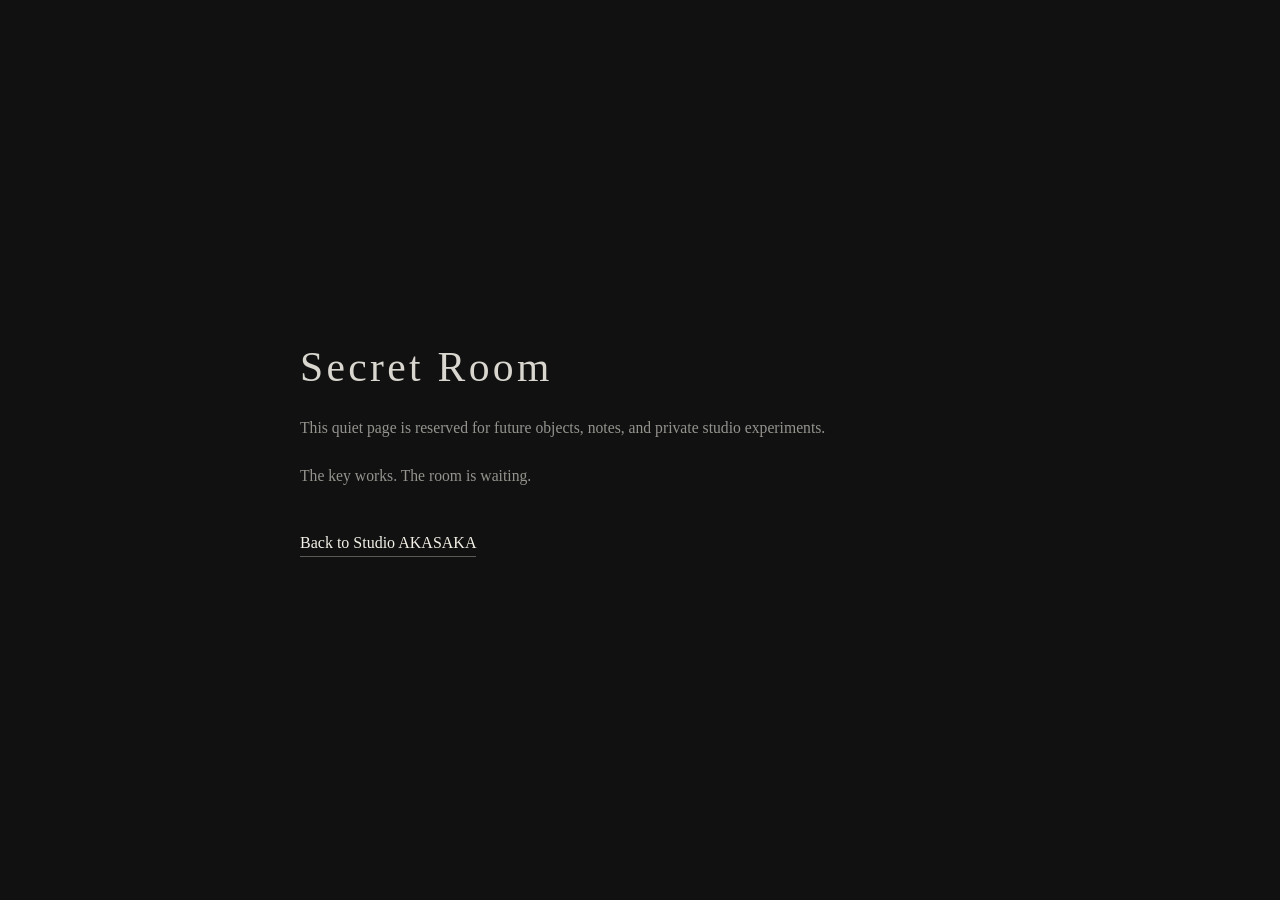
<file: .codex-backups/secret-sale-20260507-181126/pages/secret/secret1.html>
<!DOCTYPE html>
<html lang="en">
<head>
  <meta charset="UTF-8" />
  <meta name="viewport" content="width=device-width, initial-scale=1" />
  <title>Secret - Studio AKASAKA</title>
  <style>
    :root {
      color-scheme: dark;
      --paper: #f4f1e8;
      --ink: rgba(244, 241, 232, .88);
      --muted: rgba(244, 241, 232, .58);
    }

    * {
      box-sizing: border-box;
    }

    body {
      margin: 0;
      min-height: 100vh;
      display: grid;
      place-items: center;
      background: #111;
      color: var(--ink);
      font-family: Cambria, Times, serif;
    }

    main {
      width: min(680px, calc(100vw - 44px));
      padding: 88px 0;
    }

    h1 {
      margin: 0 0 22px;
      font-size: clamp(1.6rem, 4vw, 2.6rem);
      font-weight: 400;
      letter-spacing: .08em;
    }

    p {
      max-width: 42rem;
      margin: 0 0 18px;
      color: var(--muted);
      font-size: .98rem;
      line-height: 1.9;
    }

    a {
      display: inline-block;
      margin-top: 26px;
      color: var(--paper);
      text-decoration: none;
      border-bottom: 1px solid rgba(244, 241, 232, .32);
      padding-bottom: 4px;
    }
  </style>
</head>
<body>
  <main>
    <h1>Secret Room</h1>
    <p>This quiet page is reserved for future objects, notes, and private studio experiments.</p>
    <p>The key works. The room is waiting.</p>
    <a href="../../index.html">Back to Studio AKASAKA</a>
  </main>
</body>
</html>
</file>
<file: css/style.css>
/* ▼ 全体背景・フォント等の基本設定（HOME 3D用） */
body {
  margin: 0;
  background: #111;
  font-family: "Cambria";
  height: 1000vh;          /* ← スクロール量を確保（カルーセル回転のため） */
  overflow-x: hidden;
}

/* ▼ 3Dカルーセル外枠（HOME） */
.carousel-container {
  position: fixed;
  top: 0;
  left: 0;
  width: 100vw;
  height: 100vh;
  height: 100dvh; /* 新しい端末はこっちが効く */
  display: flex;
  align-items: center;
  justify-content: center;
  perspective: 2000px;    /* 3D感の奥行き */
  overflow: hidden;
  pointer-events: none;
}

.carousel-container.slide-out-up {
  transform:
    translateY(100vh)
    scale(1.6)
    perspective(1000px)
    translateZ(1800px);
  opacity: 0;
  pointer-events: none;
  transition:
    transform 0.9s cubic-bezier(.7, .4, .3, 1),
    opacity 0.9s;
}

/* ▼ 3Dカルーセル本体（HOME） */
.carousel {
  position: absolute;
  top: 95%;
  left: 95%;
  width: 100%;
  height: 100%;
  transform-style: preserve-3d;
  transform: translate(-50%, -50%) rotateX(20deg);
  transform-origin: center center;
  pointer-events: none;
}

/* ▼ 3D空間上に配置されるメニュー項目（HOME） */
.carousel-item {
  position: absolute;
  width: 160px;
  height: 60px;
  line-height: 60px;
  text-align: center;
  color: #000000;
  background: #edf3f6;
  border-radius: 10px;
  transform-origin: center;
  font-size: 1.3rem;
  font-family: "Lucida Sans";
  letter-spacing: 1px;
  text-shadow: 0 0 3px #ccf4ff;
  text-decoration: none;
  transition: opacity 0.3s ease-out, box-shadow 0.3s;
  opacity: 0.4;
  pointer-events: none;
  backface-visibility: visible;
  box-shadow: 0 0 5px #000101;
}

/* ▼ 一番手前に来た（アクティブな）項目（HOME） */
.carousel-item.active {
  opacity: 1;
  transform: scale(1.3) translateZ(300px);
  box-shadow: 0 0 12px #ccfff1, 0 0 25px #b3fff9, 0 0 40px #b3f2ff;
  pointer-events: auto;
  z-index: 10;
}

/* ▼ カルーセル中央のロゴテキスト（HOME） */
.center-logo {
  position: absolute;
  top: 0%;
  left: 0%;
  transform: translate(-50%, -50%);
  color: rgb(158, 170, 174);
  font-size: 1.8rem;
  text-align: center;
  line-height: 1.2;
  z-index: 5;
  pointer-events: none;
  visibility: hidden;
}

/* ▼ カルーセル中央のポイント（HOME） */
.center-point {
  position: absolute;
  top: -7%;
  left: 7%;
  transform: translate(-50%, -50%);
  width: 52px;
  height: 52px;
  background-image: url('../images/home/centerlogo.png');
  background-size: contain;
  background-repeat: no-repeat;
  background-position: center;
  z-index: 20;
  pointer-events: none;
}

/* タイトルラベル */


/* 情報パネル（左寄せ固定） */
.info-panel {
  top: 30px;
  left: 30px;
  max-width: 300px;
  background:#ffffffb9;
  backdrop-filter: blur(14px);
  -webkit-backdrop-filter: blur(14px);
  padding: 20px 28px;
  position: fixed;
  z-index: 9999;
}

/* タイトル */
.info-title {
  margin: 0 0 18px 0;
  font-size: clamp(16px, 2.0vw, 30px);
  font-weight: 300;
  letter-spacing: 0.06em;
  line-height: 1.15;
  color: rgba(0, 0, 0, 0.72);
}

/* サブ */
.info-tagline {
  margin: 0 0 30px 0;
font-size: clamp(12px, 1.1vw, 16px);
  letter-spacing: 0.15em;
  line-height: 1.8;
}

/* “By appointment.” */
.info-note {
  margin: 0 0 10px 0;
  font-size: clamp(12px, 1.0vw, 16px);
  letter-spacing: 0.08em;
  line-height: 1.9;
}
.info-note a{
  position: relative;
  z-index: 100000;
  pointer-events: auto;
  color: inherit;
  text-decoration: none;
  border-bottom: 1px solid rgba(0, 0, 0, 0.3);
}

/* 連絡先（メール・Instagram） */
.info-contact {
  margin: 0 0 14px 0;
  font-size: clamp(11px, 0.9vw, 14px);
  line-height: 1.9;
}
.info-contact a {
  position: relative;
  z-index: 100000;
  color: inherit;
  text-decoration: none;
  border-bottom: 1px solid rgba(0, 0, 0, 0.3);
}

/* 月1オープンブロック */
.info-open {
  margin: 0 0 70px 0;
font-size: clamp(12px, 1.0vw, 16px);
  letter-spacing: 0.08em;
  line-height: 1.9;
}

.info-open-label {
  margin: 0 0 14px 0;
}

/* 日付部分：上下に罫線 */
.info-open-date {
  display: inline-flex;
  align-items: baseline;
  gap: 10px;

  padding: 10px 0;
  border-top: 1px solid rgba(0, 0, 0, 0.22);
  border-bottom: 1px solid rgba(0, 0, 0, 0.22);

  letter-spacing: 0.18em; /* 日付は字間広めにすると“ラベル”になる */
  font-size: 12px;
  color: rgba(0, 0, 0, 0.65);
}

.info-open-date .dot {
  letter-spacing: 0;
  opacity: 0.6;
}

/* 住所 */
.info-address {
  margin: 0;
  font-style: normal;
font-size: clamp(12px, 1.1vw, 16px);
  letter-spacing: 0.08em;
  line-height: 1.9;
}

/* スマホ：左に寄せつつ、上に詰めすぎない */
@media (max-width: 600px) {
  .info-panel {
    position: static; /* 固定やめて自然配置の方が見やすい */
    padding: 44px 26px;
    max-width: 100%;
  }
}

/* ▼ HOME鍵穴 */
.keyhole-box {
  position: fixed;
  left: 32px;
  bottom: 32px;
  z-index: 1200;
  display: flex;
  flex-direction: column;
  align-items: center;
}

/* 鍵穴アイコン */
.keyhole {
  width: 35px;
  height: 44px;
  border: 0;
  background:
    radial-gradient(circle at 50% 30%, rgba(255,255,255,.22) 0 6px, transparent 14px),
    radial-gradient(ellipse at 50% 42%, rgba(255,255,255,.28) 0, rgba(255,255,255,.08) 28%, transparent 62%);
  position: relative;
  cursor: pointer;
  filter:
    drop-shadow(0 0 8px rgba(255, 255, 255, .5))
    drop-shadow(0 0 26px rgba(255, 255, 255, .22));
  opacity: .92;
  transition: filter .22s ease, opacity .22s ease, transform .22s ease;
  display: flex;
  align-items: center;
  justify-content: center;
}

.keyhole:before,
.keyhole:after {
  content: '';
  position: absolute;
  left: 50%;
  transform: translateX(-50%);
  background:
    radial-gradient(circle at 42% 28%, rgba(255,255,255,1), rgba(255,255,255,.9) 58%, rgba(240,240,235,.76) 100%);
  box-shadow:
    0 0 9px rgba(255, 255, 255, .95),
    0 0 20px rgba(255, 255, 255, .62),
    0 0 54px rgba(255, 255, 255, .32);
}

.keyhole:before {
  top: 6px;
  width: 15px;
  height: 15px;
  border-radius: 50%;
}

.keyhole:after {
  top: 20px;
  width: 10px;
  height: 19px;
  clip-path: polygon(24% 0, 76% 0, 100% 100%, 0 100%);
}

.keyhole:focus,
.keyhole:hover {
  filter:
    drop-shadow(0 0 12px rgba(255, 255, 255, .84))
    drop-shadow(0 0 42px rgba(255, 255, 255, .34));
  outline: none;
  opacity: 1;
  transform: translateY(-1px);
}

/* キーワード入力欄 */
.keyword-input {
  margin-top: 10px;
  padding: 8px 20px;
  border-radius: 8px;
  border: 1.5px solid #bfa265;
  background: #181106;
  color: #fffbe6;
  font-size: 1.07rem;
  outline: none;
  min-width: 140px;
  box-shadow: 0 2px 10px #0003;
  display: none; /* 初期は非表示。JSで制御 */
}

/* HOMEレスポンシブ */
@media (max-width: 900px) {
  .carousel-item { width: 110px; height: 44px; line-height: 44px; font-size: 0.95rem; }
  .center-point { width: 32px; height: 32px; }
  .main-title { font-size: 0.65rem; left: 18px; top: 18px; }
  .keyhole-box { left: 18px; bottom: 18px; }
}

@media (max-width: 600px) {
  .carousel-item { width: 85px; height: 36px; line-height: 36px; font-size: 0.82rem; }
  .center-point { width: 24px; height: 24px; }
  .carousel-container { padding-bottom: 24px; }
  .main-title { font-size: 0.48rem; left: 8px; top: 8px; text-align: left; }
  .keyhole-box { left: 8px; bottom: 8px; }
}

/* ===================================================== */
/* ======== Unified Top Bar (products/art/archive 共通) ======== */
/* ※ page側CSSが .menu-item を上書きしても、親付きセレクタで勝つ設計 */
:root {
  --topbar-height: 54px;
  --topbar-blur: 4px;
  --topbar-bg: rgba(255, 255, 255, 0.35);

  --menu-gap: 2vw;

  /* 乾いた美術館ラベル系（ナビも同系統に） */
  --menu-font: "Cambria", Times, serif;
  --menu-letter-spacing: 0.02em;
  --menu-font-size: 1.2rem;
  --menu-radius: 0px;

  --menu-color-fixed: rgba(0,0,0,.82);
  --menu-color-initial: rgba(255,255,255,.90);
  --menu-text-shadow: 0 2px 10px rgba(0,0,0,.55);
  --menu-underline-hover: rgba(0,0,0,.65);
  --content-offset-extra: 0px;
  --menu-logo-size: 22px;
}

/* 中央配置（初期） */
.products-menu,
.art-menu,
.archive-menu {
  position: fixed;
  top: 50%;
  left: 50%;
  transform: translate(-50%, -50%);
  display: flex;
  gap: var(--menu-gap);
  z-index: 100;
  background: none;
  align-items: center;
  transition:
    top 1s cubic-bezier(.75, 0, .2, 1),
    transform 1s cubic-bezier(.75, 0, .2, 1),
    padding .4s,
    background-color .4s;
}

/* 上部固定（クリック後） */
.products-menu.fixed,
.art-menu.fixed,
.archive-menu.fixed{
  top: 0;
  left: 50%;
  transform: translateX(-50%);
  width: 100vw;

  display: flex;
  align-items: center;
  justify-content: center;

  height: var(--topbar-height);
  padding: 0 .8rem;

  backdrop-filter: blur(var(--topbar-blur));
  -webkit-backdrop-filter: blur(var(--topbar-blur));
  background-color: var(--topbar-bg);
}

/* メニュー項目（共通） */
.products-menu .menu-item,
.art-menu .menu-item,
.archive-menu .menu-item {
  color: var(--menu-color-fixed);
  text-decoration: none;

  font-family: var(--menu-font);
  letter-spacing: var(--menu-letter-spacing);
  font-size: var(--menu-font-size);
  font-weight: 400;

  padding: .32em .6em;
  line-height: 1.2;
  border-radius: var(--menu-radius);

  transition: color .16s, background .16s, border-color .16s, opacity .16s;
  border-bottom: 1px solid transparent;
}

/* 初期（中央）時の色 */
.products-menu:not(.fixed) .menu-item,
.art-menu:not(.fixed) .menu-item,
.archive-menu:not(.fixed) .menu-item {
  color: var(--menu-color-initial);
  text-shadow: var(--menu-text-shadow);
}

/* ホバー */
.products-menu .menu-item:hover,
.art-menu .menu-item:hover,
.archive-menu .menu-item:hover {
  border-bottom-color: var(--menu-underline-hover);
  opacity: .95;
}

/* 戻るアイコンの微調整（該当ページのみ） */
.products-menu .menu-item.back-home,
.art-menu .menu-item.back-home,
.archive-menu .menu-item.back-home {
  display: inline-flex;
  align-items: center;
  justify-content: center;
  width: calc(var(--menu-logo-size) + 16px);
  height: calc(var(--menu-logo-size) + 16px);
  padding: 0 !important;
  line-height: 1;
  border-bottom: 0 !important;
}

.products-menu .menu-item.back-home:hover,
.art-menu .menu-item.back-home:hover,
.archive-menu .menu-item.back-home:hover {
  border-bottom-color: transparent !important;
}

.products-menu .back-icon,
.art-menu .back-icon,
.archive-menu .back-icon,
.products-menu .menu-item.back-home img,
.art-menu .menu-item.back-home img,
.archive-menu .menu-item.back-home img {
  display: block;
  height: var(--menu-logo-size) !important;
  min-height: 0 !important;
  width: auto !important;
}

@media (max-width: 768px) {
  :root {
    --menu-logo-size: 20px;
  }

  .products-menu.fixed,
  .art-menu.fixed,
  .archive-menu.fixed {
    height: var(--topbar-height) !important;
    min-height: var(--topbar-height) !important;
    padding: 0 .8rem !important;
    gap: 8px !important;
  }

  .products-menu.fixed .menu-item,
  .art-menu.fixed .menu-item,
  .archive-menu.fixed .menu-item {
    height: auto !important;
    min-height: 0 !important;
    padding: .32em .55em !important;
    line-height: 1.2 !important;
  }

  .products-menu.fixed .menu-item.back-home,
  .art-menu.fixed .menu-item.back-home,
  .archive-menu.fixed .menu-item.back-home {
    width: calc(var(--menu-logo-size) + 14px) !important;
    height: calc(var(--menu-logo-size) + 14px) !important;
    padding: 0 !important;
  }
}

/* 背景バンド（各ページ .bg-image.fixed が参照） */
.bg-image.fixed{
  height: var(--topbar-height);
  box-shadow: 0 6px 26px -12px rgba(0,0,0,.35);
}

/* スクロール領域のオフセット（各ページの show に対応） */
[data-content-scroll].show{
  top: var(--topbar-height);
}

/* ===================================================== */
/* ======== Museum Label Typography（作品閲覧モード） ======== */
/* works-typo を付けた範囲だけに効く（HOMEに影響しない） */
:root{
  --museum-font: "Cambria", serif;
  --museum-h1: 1.2rem;
  --museum-h2: 1.02rem;
  --museum-body: .88rem;

  --museum-text: rgba(0,0,0,.82);
  --museum-muted: rgba(0,0,0,.62);
}

.works-typo{
  font-family: var(--museum-font);
  color: var(--museum-text);
}

/* 作品名（h1） */
.works-typo h1{
  font-size: var(--museum-h1);
  font-weight: 400;
  letter-spacing: 0;
  margin: 0 0 22px;
}

/* セクション/作品名（h2） */
.works-typo h2{
  font-size: var(--museum-h2);
  font-weight: 400;
  letter-spacing: 0;
  margin: 34px 0 10px;
}

/* 説明文 */
.works-typo p{
  font-size: var(--museum-body);
  line-height: 1.85;
  letter-spacing: 0;
  margin: 0 0 10px;
  color: var(--museum-muted);
}

/* ===================================================== */
/* ======== Optional: minimal copyright ======== */
/* （必要なページだけ footer を置けば効く） */
.site-footer{
  margin-top: 120px;
  padding: 40px 48px 60px;
  display: flex;
  justify-content: center;
  text-align: center;
}

.site-copyright{
  font-family: var(--museum-font);
  font-size: 0.62rem;
  letter-spacing: 0.02em;
  opacity: 0.45;
  margin: 0;
}
</file>
<file: css/archive.css>
/* --- カーテン（中央から両サイドに黒がスライド消滅） --- */
.curtain-overlay {
  position: fixed;
  z-index: 9999;
  top: 0;
  left: 0;
  width: 100vw;
  height: 100vh;
  pointer-events: none;
  display: flex;
}

.curtain-panel {
  flex: 1;
  background: #111;
  transition: transform 1.2s cubic-bezier(.8, 0, .2, 1);
  will-change: transform;
}

.curtain-overlay.open {
  pointer-events: none;
}

.curtain-overlay.open .curtain-panel.left {
  transform: translateX(-100vw);
}

.curtain-overlay.open .curtain-panel.right {
  transform: translateX(100vw);
}

/* --- ページ固有のトップバー変数（archiveは元50px） --- */
:root {
  --topbar-height: 54px;
  --topbar-blur: 4px;
  --topbar-bg: rgba(255, 255, 255, 0.35);
}

/* --- 背景画像: 最初は全画面、fixedで上帯になる --- */
body {
  background: #fff;
  min-height: 100vh;
  width: 100vw;
  overflow-x: hidden;
  transition: 0.8s;
  position: fixed; /* ← 現行仕様を踏襲（グリッド側でスクロール） */
}

.bg-image {
  position: fixed;
  top: 0;
  left: 0;
  width: 100vw;
  height: 100vh;
  background: url('../images/archive/archive_main.webp') center center / cover no-repeat;
  z-index: 0;
  pointer-events: none;
  transition: height 1.0s cubic-bezier(.77, 0, .25, 1), box-shadow 0.5s;
  box-shadow: none;
}

/* --- ナビ（見た目・固定は style.css の共通を使用） --- */
.archive-menu { height: 54;/* 初期中央：共通で適用 */ }

.archive-menu.fixed {height: 54; /* 上部固定：共通で適用 */ }

.archive-menu .menu-item{
  color: #ffffff;
  text-shadow: 0 2px 8px #fff5;
}


.archive-menu .menu-item:hover {
  color: #ffffff;
  border-bottom-color: rgba(255, 255, 255, .65);
}

/* --- グリッド（スクロール可、中央寄せ、正方形） --- */
.grid-area {
  position: fixed;
  left: 0;
  right: 0;
  width: 100vw;
  top: 100vh;
  bottom: 0;
  z-index: 20;
  overflow-y: auto;
  transition: top 1.0s cubic-bezier(.7, .1, .3, 1), opacity 0.6s;
  opacity: 0;
  pointer-events: none;
  background: none;
}

/* ※ top は style.css の [data-content-scroll].show が制御 */
.grid-area.show {
  opacity: 1;
  pointer-events: auto;
}

.grid {
  display: grid;
  grid-template-columns: repeat(3, 1fr);
  gap: 1.4vw;
  max-width: 960px;
  margin: 0 auto;
  padding: 2.2vw 0 4vw 0;
}

.grid img,
.grid .frame {
  width: 100%;
  aspect-ratio: 1 / 1;
  border-radius: 5px;
  background: #23201c;
  box-shadow: 0 2px 12px #0005;
  object-fit: cover;
  display: block;
  position: relative;
}

/* 画像が無い時はプレースホルダー表示 */
.grid img:not([src]),
.grid img[src=""] {
  background: repeating-linear-gradient(135deg, #2d2a25 0 16px, #39342d 16px 32px);
  border: 2.2px dashed #8a7f61;
  box-shadow: 0 0 0 1.7px #fff3 inset;
  min-height: 60px;
  content: "";
}

/* --- レスポンシブ対応 --- */
@media (max-width: 900px) {
  .grid { grid-template-columns: repeat(2, 1fr); }
  .menu-item { font-size: 1.07rem; }
}

@media (max-width: 600px) {
  .grid { grid-template-columns: 1fr; }
}

/* MOBILE NAV ADJUSTMENT */
@media (max-width:768px){

.art-menu.fixed,
.archive-menu.fixed,
.products-menu.fixed{
  min-height:56px;
  padding:6px 10px;
  gap:8px;
}

.art-menu.fixed .menu-item,
.archive-menu.fixed .menu-item,
.products-menu.fixed .menu-item{
  min-height:40px;
  padding:8px 8px;
  font-size:0.9rem;
  line-height:1;
  letter-spacing:0.04em;
  white-space:nowrap;
}

.art-menu.fixed img,
.archive-menu.fixed img,
.products-menu.fixed img{
  height:26px;
  width:auto;
}

}
</file>
<file: css/info.css>
/* =========================
   INFO page base styling
   （あなたのサイトのミニマル×静かな世界観向け）
   ========================= */

/* 全体の読みやすさを整える */
.info-page{
  max-width: 820px;
  margin: 0 auto;
  padding: 96px 24px 120px;
  line-height: 1.85;
  letter-spacing: 0.01em;
  color: rgba(56, 55, 55, 0.92);
}

/* 見出し：余白で“静けさ”を作る */
.info-page h1{
  font-size: clamp(1.6rem, 3vw, 2.1rem);
  letter-spacing: .14em;
  margin: 0 0 28px;
  font-weight: 700;
}

.info-page h2{
  font-size: 1.05rem;
  letter-spacing: .16em;
  text-transform: uppercase;
  margin: 56px 0 14px;
  font-weight: 700;
}

.info-page h3{
  font-size: .95rem;
  letter-spacing: .12em;
  margin: 26px 0 10px;
  font-weight: 700;
  opacity: .95;
}

/* 段落 */
.info-page p{
  margin: 0 0 14px;
  opacity: .92;
}

/* リスト */
.info-page ul{
  margin: 10px 0 16px;
  padding-left: 18px;
}

.info-page li{
  margin: 6px 0;
  opacity: .92;
}

/* 区切り線 */
.info-page hr{
  margin: 64px 0 44px;
  border: none;
  height: 1px;
  background: rgba(255,255,255,.10);
}

/* リンク：派手にしない */
.info-page a{
  color: rgba(33, 33, 33, 0.92);
  text-decoration: none;
  border-bottom: 1px solid rgba(33,33,33,.22);
  transition: border-color .18s ease, opacity .18s ease;
}

.info-page a:hover{
  border-bottom-color: rgba(33,33,33,.55);
  opacity: .95;
}

/* 法律ブロック：折りたたみ */
.legal-details {
  margin-top: 44px;
}
.legal-details summary {
  cursor: pointer;
  list-style: none;
  display: flex;
  align-items: center;
}
.legal-details summary::-webkit-details-marker {
  display: none;
}
.legal-details summary h2 {
  margin: 0;
}
.legal-details summary::after {
  content: "▸";
  margin-left: 8px;
  font-size: .75rem;
  opacity: .4;
  transition: transform .25s ease;
}
.legal-details[open] summary::after {
  transform: rotate(90deg);
}


/* =========================
   Footer Logo (Home link)
   ========================= */

.info-footer{
  margin-top: 120px;
  padding: 80px 0 60px;
  display: flex;
  justify-content: center;
  align-items: center;
}

/* ロゴリンク */
.home-logo-link{
  display: inline-block;
  transition: transform .4s ease, opacity .3s ease;
}

/* ロゴ画像 */
.infologo{
  width: 48px;
  height: auto;
  opacity: .7;
  transition: opacity .3s ease, transform .4s ease;
}

/* ホバー演出（静かに） */
.home-logo-link:hover .infologo{
  opacity: 1;
  transform: scale(1.05);
}

/* モバイル調整 */
@media (max-width: 640px){
  .infologo{
    width: 38px;
  }
}

/* 画面が狭いときの余白最適化 */
@media (max-width: 640px){
  .info-page{
    padding: 72px 18px 96px;
  }
  .info-page h2{
    margin-top: 44px;
  }
}

/* 動きを苦手な人向け（念のため） */
@media (prefers-reduced-motion: reduce){
  .info-page a{
    transition: none;
  }
}
</file>
<file: css/workshop.css>
:root { --ink: #252525; --muted: #6d6d68; --line: rgba(37,37,37,.2); --paper: #f6f5f0; }
html { background: var(--paper); }
body { margin: 0; min-height: 100vh; height: auto; overflow-x: hidden; background: var(--paper); color: var(--ink); font-family: Cambria, Georgia, serif; }
.workshop-page { width: min(100% - 40px, 920px); margin: 0 auto; padding: clamp(72px, 10vw, 132px) 0 40px; font-size: 1rem; line-height: 1.78; }
.workshop-intro { max-width: 760px; }
.eyebrow { margin: 0 0 12px; color: var(--muted); font-size: .75rem; letter-spacing: .15em; text-transform: uppercase; }

.workshop-dates-banner {
  position: sticky;
  top: 0;
  z-index: 50;
  width: 100%;
  box-sizing: border-box;
  padding: 12px 24px;
  background: #e8e5da;
  border-bottom: 1px solid var(--line);
  font-size: .85rem;
  line-height: 1.5;
  text-align: center;
}
.workshop-dates-banner p { margin: 0; }
.workshop-dates-banner strong { font-weight: 600; letter-spacing: .02em; }
h1, h2, h3, h4 { line-height: 1.2; font-weight: 400; }
h1 { margin: 0 0 44px; font-size: clamp(2.5rem, 8vw, 5.8rem); letter-spacing: -.035em; }
h2 { margin: 0 0 38px; font-size: clamp(2rem, 5vw, 3.7rem); letter-spacing: -.025em; }
h3 { margin: 48px 0 18px; font-size: clamp(1.2rem, 2.4vw, 1.55rem); }
h4 { margin: 0 0 8px; font-size: 1.12rem; }
p { margin: 0 0 1.15em; }
.workshop-section { margin-top: clamp(60px, 8vw, 110px); padding-top: 48px; border-top: 1px solid var(--line); }
.approach-grid { display: grid; grid-template-columns: 1fr 1fr; gap: clamp(26px, 6vw, 72px); margin: 42px 0; }
.approach-grid section, .schedule section { border-top: 1px solid var(--line); padding-top: 18px; }
.subheading { color: var(--muted); font-style: italic; }
.workshop-facts { display: grid; grid-template-columns: repeat(3, 1fr); margin: 58px 0 0; border-top: 1px solid var(--ink); border-bottom: 1px solid var(--ink); }
.workshop-facts div { padding: 20px 18px 22px 0; }
.workshop-facts div + div { padding-left: 18px; border-left: 1px solid var(--line); }
.workshop-facts dt { margin-bottom: 12px; color: var(--muted); font-size: .73rem; letter-spacing: .13em; text-transform: uppercase; }
.workshop-facts dd { margin: 0; }
ul { padding-left: 1.25em; margin: 0 0 30px; }
li { margin: .25em 0; }
.schedule { display: grid; grid-template-columns: repeat(3, 1fr); gap: 30px; margin: 30px 0 48px; }
.booking-email { margin: 32px 0; font-size: clamp(1rem, 3vw, 1.35rem); }
a { color: inherit; text-underline-offset: .22em; text-decoration-thickness: 1px; }

.workshop-carousel { width: min(100vw - 40px, 920px); margin: clamp(60px, 9vw, 100px) 0; }
.workshop-carousel-viewport { position: relative; overflow: hidden; background: #ddd9d0; }
.workshop-carousel-track { display: flex; aspect-ratio: 3 / 2; transition: transform .45s cubic-bezier(.65,0,.35,1); touch-action: pan-y; }
.workshop-slide { position: relative; flex: 0 0 100%; margin: 0; overflow: hidden; }
.workshop-slide img { width: 100%; height: 100%; display: block; object-fit: cover; }
.workshop-slide img.missing-image { visibility: hidden; }
.workshop-slide:has(img.missing-image)::before { content: "IMAGE"; position: absolute; inset: 0; display: grid; place-items: center; color: #89867e; font: .7rem Arial, sans-serif; letter-spacing: .18em; }
.carousel-button { position: absolute; top: 50%; z-index: 2; transform: translateY(-50%); width: 48px; height: 48px; padding: 0; border: 0; border-radius: 50%; color: #fff; background: rgba(0,0,0,.28); font: 1.5rem/1 Arial, sans-serif; cursor: pointer; }
.carousel-prev { left: 14px; } .carousel-next { right: 14px; }
.carousel-status { margin-top: 10px; color: var(--muted); font: .7rem Arial, sans-serif; letter-spacing: .14em; text-align: right; }
.faq details { padding: 22px 0; border-top: 1px solid var(--line); }
.faq details:last-child { border-bottom: 1px solid var(--line); }
.faq summary { cursor: pointer; font-size: 1.1rem; }
.faq details p { max-width: 740px; margin: 18px 0 0; }
.studio-address { margin-top: clamp(70px, 10vw, 120px); padding-top: 42px; border-top: 1px solid var(--line); font-style: normal; }

@media (max-width: 680px) {
  .workshop-page { width: min(100% - 32px, 920px); padding-top: 62px; font-size: .96rem; }
  h1 { margin-bottom: 34px; }
  .workshop-section { margin-top: 60px; padding-top: 32px; }
  .approach-grid, .schedule { grid-template-columns: 1fr; gap: 36px; }
  .workshop-facts { grid-template-columns: 1fr; }
  .workshop-facts div { padding: 17px 0; }
  .workshop-facts div + div { padding-left: 0; border-top: 1px solid var(--line); border-left: 0; }
  .workshop-carousel { width: calc(100vw - 32px); margin: 55px 0; }
  .workshop-carousel-track { aspect-ratio: 4 / 5; }
  .carousel-button { width: 42px; height: 42px; }
  .workshop-footer { width: calc(100% - 32px); }
}
@media (prefers-reduced-motion: reduce) { .workshop-carousel-track { transition: none; } }

/* =========================
   Footer — logo + copyright
   ========================= */

.workshop-footer {
  width: min(100% - 40px, 920px);
  margin: 56px auto 0;
  padding: 28px 0 44px;
  display: flex;
  flex-direction: column;
  align-items: center;
  gap: 6px;
  color: var(--muted);
  font-size: .72rem;
}

.workshop-footer .home-logo-link {
  display: inline-flex;
  align-items: center;
  justify-content: center;
  border-bottom: 0;
}

.workshop-footer .home-logo {
  display: block;
  width: 42px;
  height: auto;
  opacity: 0.7;
}

.workshop-footer .home-logo-link:hover .home-logo {
  opacity: 1;
  transform: scale(1.05);
}

.workshop-copyright {
  margin: 0;
  font-size: .62rem;
  letter-spacing: .02em;
  opacity: .45;
}
</file>
<file: css/secret.css>
:root {
  color-scheme: light;
  --page: #d5d5d2;
  --surface: #cbcbc7;
  --surface-deep: #c1c1bd;
  --ink: rgba(30, 30, 28, .88);
  --muted: rgba(30, 30, 28, .58);
  --line: rgba(30, 30, 28, .20);
  --button: #292927;
  --button-ink: #e4e4df;
}

* { box-sizing: border-box; }

html { scroll-behavior: smooth; }

body {
  margin: 0;
  background: var(--page);
  color: var(--ink);
  font-family: Cambria, Times, serif;
  font-size: 16px;
  line-height: 1.82;
  letter-spacing: .01em;
}

a {
  color: inherit;
  text-underline-offset: .22em;
  text-decoration-thickness: 1px;
}

button,
input { font: inherit; }

img {
  display: block;
  max-width: 100%;
}

.is-hidden { display: none !important; }

.visually-hidden {
  position: absolute;
  width: 1px;
  height: 1px;
  padding: 0;
  margin: -1px;
  overflow: hidden;
  clip: rect(0, 0, 0, 0);
  white-space: nowrap;
  border: 0;
}

.secret-gate {
  min-height: 100vh;
  display: grid;
  place-items: center;
  padding: 28px;
}

.secret-gate__form {
  width: min(430px, 100%);
}

.eyebrow,
.product__number,
.contact-label {
  margin: 0;
  color: var(--muted);
  font-size: .78rem;
  letter-spacing: .14em;
  text-transform: uppercase;
}

.secret-gate h1,
.sale-header h1 {
  margin: 8px 0 28px;
  font-size: clamp(2rem, 5vw, 4rem);
  font-weight: 400;
  letter-spacing: .08em;
  line-height: 1.08;
}

.secret-gate__controls {
  display: grid;
  grid-template-columns: 1fr auto;
  border-top: 1px solid var(--line);
  border-bottom: 1px solid var(--line);
}

.secret-gate input,
.secret-gate button {
  border: 0;
  border-radius: 0;
  padding: 14px 0;
  background: transparent;
  color: var(--ink);
}

.secret-gate input { min-width: 0; }
.secret-gate input:focus { outline: none; }

.secret-gate button {
  padding-left: 22px;
  cursor: pointer;
  color: var(--muted);
}

.secret-gate__message {
  min-height: 1.8em;
  margin: 14px 0 0;
  color: var(--muted);
  font-size: .86rem;
}

.secret-page {
  width: min(1080px, calc(100% - 36px));
  margin: 0 auto;
  padding: 92px 0 70px;
}

.section-block {
  max-width: 820px;
  margin: 0 auto;
}

.sale-header { padding-bottom: 68px; }

.sale-header h1 { margin-bottom: 20px; }

.sale-subtitle {
  max-width: 660px;
  margin: 0;
  font-size: clamp(1.05rem, 2vw, 1.25rem);
}

.sale-period {
  margin: 22px 0 0;
  color: var(--muted);
  font-size: .9rem;
  letter-spacing: .05em;
}

.purchase-info {
  padding: 46px 0 58px;
}

.purchase-info h2,
.legal-note h2 {
  margin: 0 0 28px;
  font-size: clamp(1.25rem, 2vw, 1.65rem);
  font-weight: 400;
  letter-spacing: .07em;
}

.purchase-info__grid {
  display: grid;
  grid-template-columns: 1fr 1fr;
  gap: 44px;
}

.purchase-info__body p {
  margin: 0 0 18px;
}

.contact-panel {
  display: grid;
  grid-template-columns: repeat(2, minmax(0, 1fr));
  gap: 24px;
  margin-top: 22px;
  padding: 14px 0 0;
  border-top: 1px solid var(--line);
  font-style: normal;
}

.contact-panel div { display: grid; gap: 2px; }

.purchase-flow__steps {
  list-style: none;
  margin: 0;
  padding: 0;
}

.studio-address {
  font-style: normal;
  font-size: .82rem;
  color: var(--muted);
  margin: 20px 0 0;
  padding-top: 16px;
  border-top: 1px solid var(--line);
  line-height: 1.7;
}

.studio-address strong {
  color: var(--ink);
  font-weight: 700;
}

.flow-step {
  display: flex;
  gap: 14px;
  align-items: flex-start;
  position: relative;
  padding-bottom: 26px;
}

.flow-step:last-child { padding-bottom: 0; }

.flow-step::before {
  content: "";
  position: absolute;
  left: 15px;
  top: 32px;
  bottom: 0;
  width: 1px;
  background: var(--line);
}

.flow-step:last-child::before { display: none; }

.flow-step__number {
  flex: 0 0 31px;
  width: 31px;
  height: 31px;
  border: 1px solid var(--line);
  border-radius: 50%;
  display: flex;
  align-items: center;
  justify-content: center;
  font-size: .8rem;
  color: var(--muted);
  position: relative;
  z-index: 1;
  background: var(--page);
}

.flow-step__text {
  padding-top: 4px;
  display: flex;
  flex-direction: column;
  gap: 1px;
}

.flow-step__label {
  font-weight: 700;
  font-size: 1rem;
  letter-spacing: .03em;
}

.flow-step__desc {
  font-size: .85rem;
  color: var(--muted);
}

.product-list {
  display: grid;
  gap: 110px;
  padding: 108px 0;
}

.product {
  display: grid;
  grid-template-columns: minmax(0, 1.28fr) minmax(280px, .72fr);
  grid-template-areas:
    "heading heading"
    "gallery info";
  gap: 26px 38px;
  padding-top: 30px;
  border-top: 1px solid var(--line);
}

.product__heading { grid-area: heading; }

.product__heading h2 {
  margin: 4px 0 0;
  font-size: clamp(1.45rem, 2.6vw, 2.1rem);
  font-weight: 400;
  letter-spacing: .06em;
}

.product__gallery {
  grid-area: gallery;
  position: relative;
  overflow: hidden;
  background: var(--surface-deep);
}

.product__track {
  display: flex;
  aspect-ratio: 5 / 4;
  transition: transform .42s ease;
  touch-action: pan-y;
}

.product__track img {
  flex: 0 0 100%;
  width: 100%;
  height: 100%;
  object-fit: cover;
}

.gallery-button {
  position: absolute;
  top: 50%;
  transform: translateY(-50%);
  border: 0;
  padding: 10px;
  background: transparent;
  color: rgba(245, 245, 240, .88);
  font-size: 1.7rem;
  cursor: pointer;
}

.gallery-button--prev { left: 5px; }
.gallery-button--next { right: 5px; }

.gallery-count {
  position: absolute;
  right: 12px;
  bottom: 8px;
  margin: 0;
  color: rgba(245, 245, 240, .82);
  font-size: .75rem;
  letter-spacing: .08em;
}

.product__information {
  grid-area: info;
  align-self: end;
}

.product__meta {
  margin: 0 0 28px;
  border-top: 1px solid var(--line);
}

.product__meta div {
  display: grid;
  grid-template-columns: 92px 1fr;
  gap: 15px;
  padding: 9px 0;
  border-bottom: 1px solid var(--line);
}

.product__meta dt { color: var(--muted); }
.product__meta dd { margin: 0; }

.purchase-button {
  display: block;
  width: 100%;
  padding: 13px 18px;
  background: var(--button);
  color: var(--button-ink);
  text-align: center;
  text-decoration: none;
  letter-spacing: .07em;
  transition: opacity .2s ease;
}

.purchase-button:hover { opacity: .8; }

.product__email {
  margin: 13px 0 0;
  color: var(--muted);
  font-size: .84rem;
}

.legal-note {
  padding: 44px 0 0;
  border-top: 1px solid var(--line);
  color: var(--muted);
}

.legal-note p { max-width: 700px; }

.legal-note nav {
  display: flex;
  flex-wrap: wrap;
  gap: 18px;
  margin-top: 20px;
}

.secret-footer {
  display: flex;
  justify-content: center;
  padding: 110px 0 10px;
}

.secret-footer a {
  display: block;
  width: 48px;
  opacity: .66;
  transition: opacity .25s ease, transform .25s ease;
}

.secret-footer a:hover {
  opacity: 1;
  transform: scale(1.04);
}

@media (max-width: 760px) {
  .secret-page {
    width: min(100% - 30px, 680px);
    padding-top: 64px;
  }

  .purchase-info__grid,
  .contact-panel,
  .product {
    grid-template-columns: 1fr;
  }

  .product {
    grid-template-areas:
      "heading"
      "gallery"
      "info";
    gap: 22px;
  }

  .product-list {
    gap: 78px;
    padding: 78px 0;
  }

  .product__information { align-self: auto; }
}

@media (prefers-reduced-motion: reduce) {
  html { scroll-behavior: auto; }
  *, *::before, *::after { transition-duration: .01ms !important; }
}
</file>
